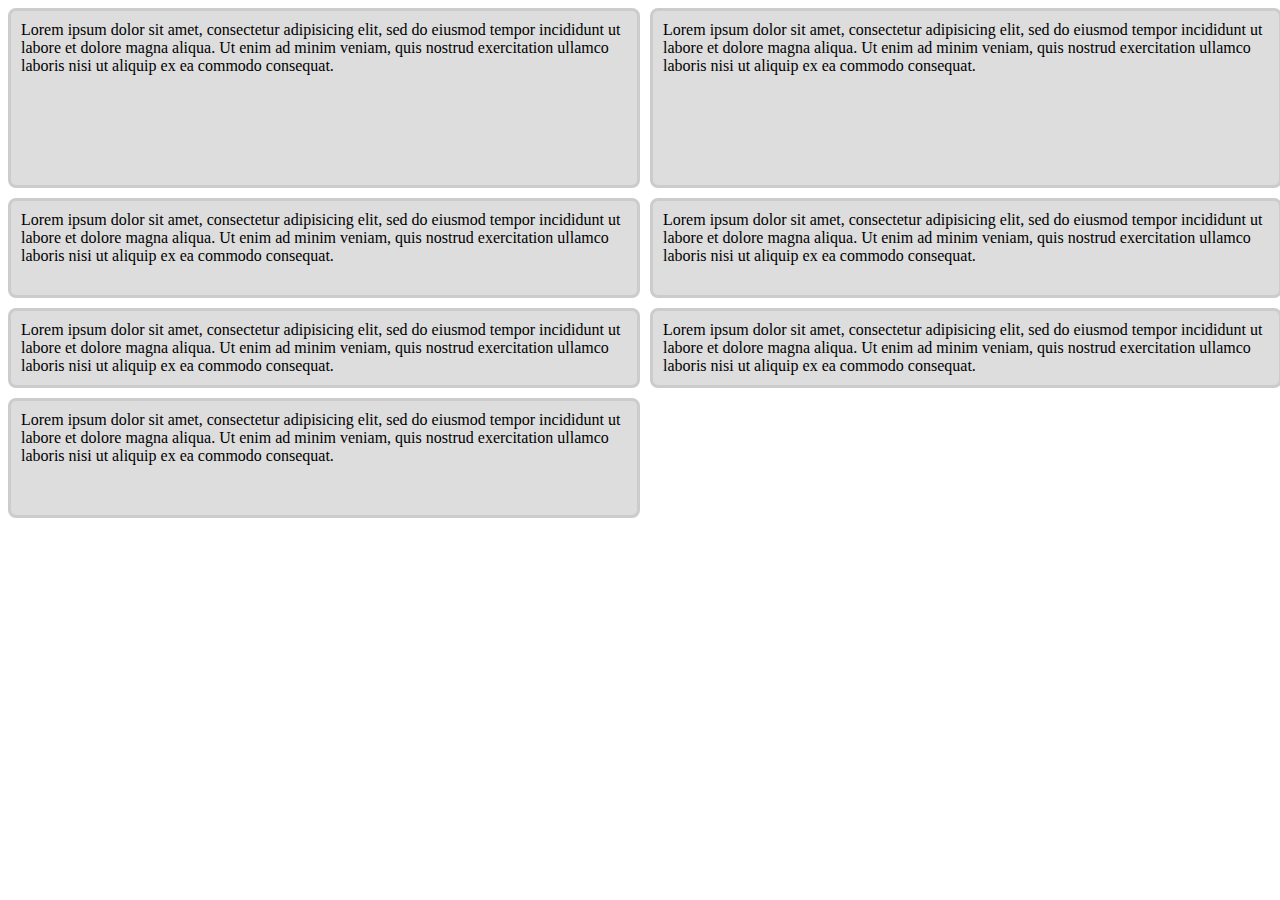
<file: grid.html>
<!DOCTYPE html>
<html lang="ja" dir="ltr">
  <head>
    <meta charset="utf-8">
    <title></title>
    <link rel="stylesheet" type="text/css" media="all" href="./grid/grid.css" />
  </head>
  <body>
    <div id="container">
      <div class="gridbox" id="itemA">Lorem ipsum dolor sit amet,
         consectetur adipisicing elit, sed do eiusmod tempor
         incididunt ut labore et dolore magna aliqua. Ut enim
          ad minim veniam, quis nostrud exercitation ullamco
          laboris nisi ut aliquip ex ea commodo consequat.
        </div>
      <div class="gridbox" id="itemB">Lorem ipsum dolor sit amet,
         consectetur adipisicing elit, sed do eiusmod tempor
         incididunt ut labore et dolore magna aliqua. Ut enim
          ad minim veniam, quis nostrud exercitation ullamco
          laboris nisi ut aliquip ex ea commodo consequat.
        </div>
      <div class="gridbox" id="itemC">Lorem ipsum dolor sit amet,
         consectetur adipisicing elit, sed do eiusmod tempor
         incididunt ut labore et dolore magna aliqua. Ut enim
          ad minim veniam, quis nostrud exercitation ullamco
          laboris nisi ut aliquip ex ea commodo consequat.
        </div>
      <div class="gridbox" id="itemD">Lorem ipsum dolor sit amet,
         consectetur adipisicing elit, sed do eiusmod tempor
         incididunt ut labore et dolore magna aliqua. Ut enim
          ad minim veniam, quis nostrud exercitation ullamco
          laboris nisi ut aliquip ex ea commodo consequat.
          </div>
      <div class="gridbox" id="itemE">Lorem ipsum dolor sit amet,
         consectetur adipisicing elit, sed do eiusmod tempor
         incididunt ut labore et dolore magna aliqua. Ut enim
          ad minim veniam, quis nostrud exercitation ullamco
          laboris nisi ut aliquip ex ea commodo consequat.
         </div>
      <div class="gridbox" id="itemF">Lorem ipsum dolor sit amet,
         consectetur adipisicing elit, sed do eiusmod tempor
         incididunt ut labore et dolore magna aliqua. Ut enim
          ad minim veniam, quis nostrud exercitation ullamco
          laboris nisi ut aliquip ex ea commodo consequat.
       </div>
      <div class="gridbox" id="itemG">Lorem ipsum dolor sit amet,
         consectetur adipisicing elit, sed do eiusmod tempor
         incididunt ut labore et dolore magna aliqua. Ut enim
          ad minim veniam, quis nostrud exercitation ullamco
          laboris nisi ut aliquip ex ea commodo consequat.
         </div>

    </div>
  </body>
</html>
</file>
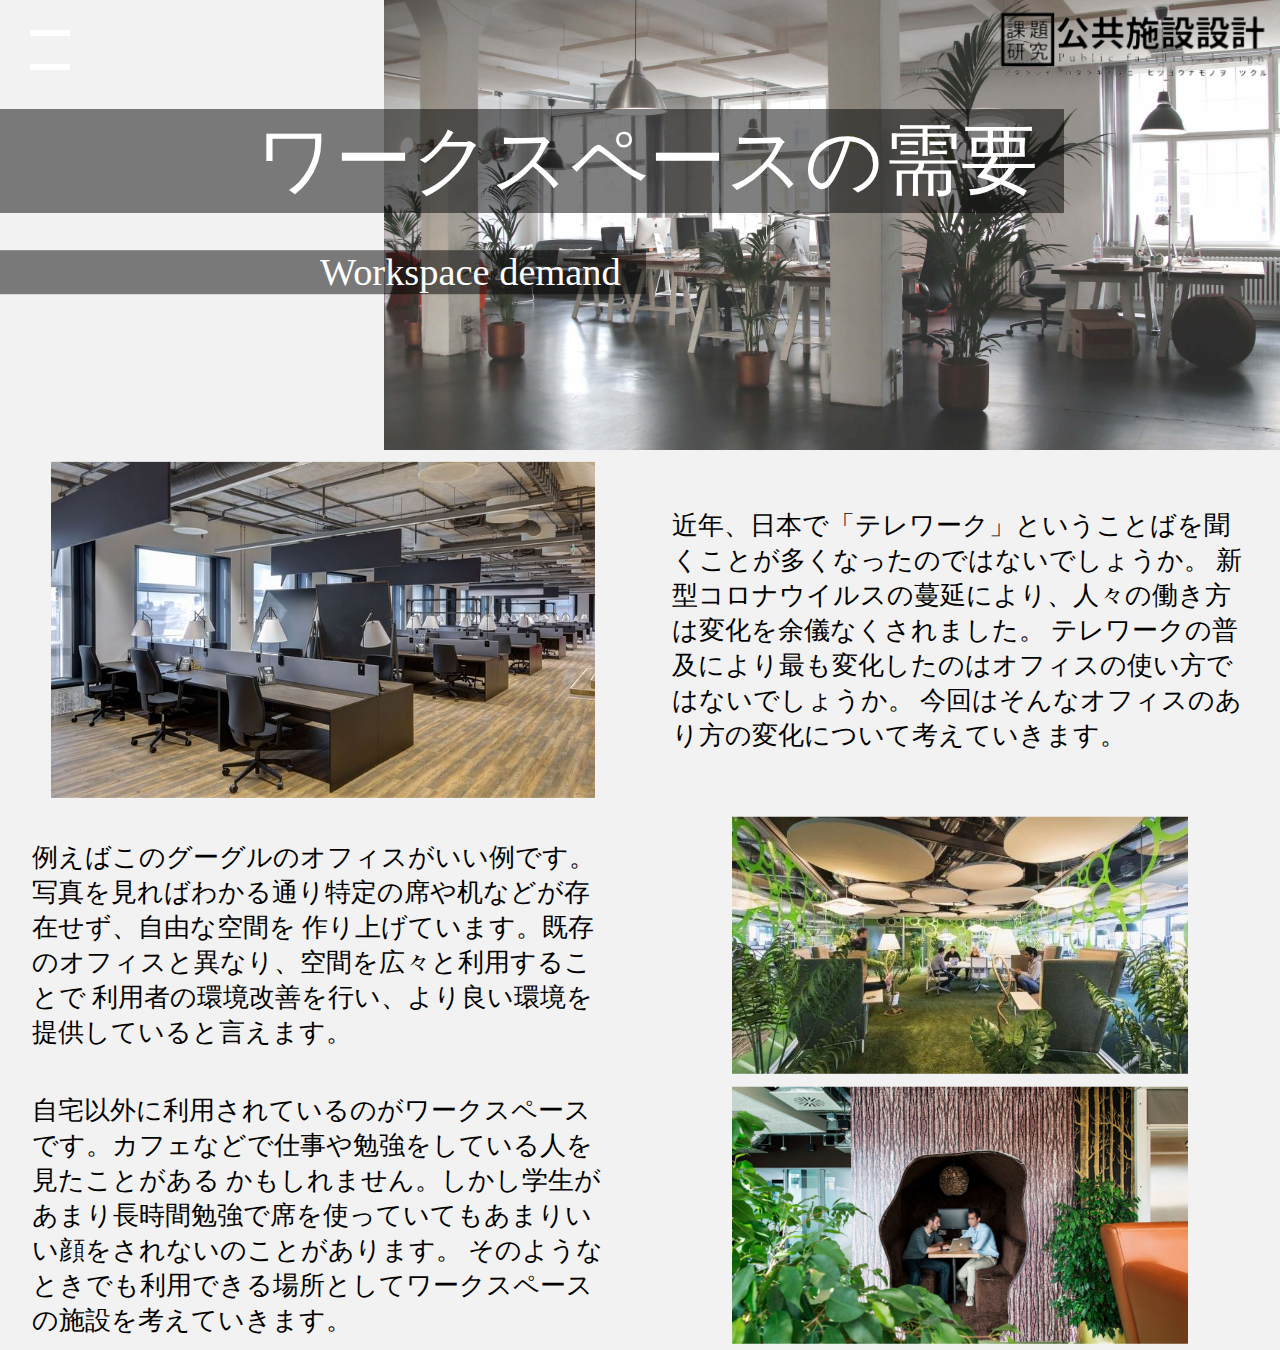
<file: reiaut.html>
<!DOCTYPE html>
<html>

<head>
  <meta charset="utf-8">
  <meta name="viewport" content="width=device-width, initial-scale=1.0, maximum-scale=1.0, minimum-scale=1.0">
  <link rel="stylesheet" type="text/css" media="all" href="./css/reiaut.css" />

  <link rel="stylesheet" type='text/css' media='all' href="./css/menu.css" />
  <link
    href="https://fonts.googleapis.com/css?family=Roboto:100,100i,300,300i,400,400i,700,700i%7CMaitree:200,300,400,600,700&subset=latin-ext"
    rel="stylesheet" />
  <link rel="shortcut icon" sizes="16x16" href="images/favicons/favicon.png">
  <script src="https://code.jquery.com/jquery-3.5.1.js" integrity="sha256-QWo7LDvxbWT2tbbQ97B53yJnYU3WhH/C8ycbRAkjPDc="
    crossorigin="anonymous"></script>
  <title></title>
</head>

<body>
  <header>
    <div class="hamburger-menu">
      <div class="hamburger-menu-line line-top"></div>
      <div class="hamburger-menu-line line-bottom"></div>

      <div class="menu-background"></div>

      <div class="content">
        <ul>
          <li><a href="index.html">はじめに</a></li>
          <li><a href="reiaut.html">オフィスレイアウト</a></li>
          <li><a href="">考察</a></li>
        </ul>
      </div>
    </div>
    <div class="logo"><img src="images/無題.png" alt=""></div>
  </header>

  <div id="container">
    <div class="gridbox" id="itemA"><img src="images/36770570753e8d20026a999f34835ad1.jpg" alt="">
    <div class="main">ワークスペースの需要</div><div class="sub">Workspace demand</div></div>
    <div class="gridbox" id="itemB"><img src="images/8360-00001-1.jpg" alt=""></div>
    <div class="gridbox" id="itemC"><p>近年、日本で「テレワーク」ということばを聞くことが多くなったのではないでしょうか。
      新型コロナウイルスの蔓延により、人々の働き方は変化を余儀なくされました。
      テレワークの普及により最も変化したのはオフィスの使い方ではないでしょうか。
      今回はそんなオフィスのあり方の変化について考えていきます。
  </p></div>
    <div class="gridbox" id="itemD"><p>
      例えばこのグーグルのオフィスがいい例です。写真を見ればわかる通り特定の席や机などが存在せず、自由な空間を
      作り上げています。既存のオフィスと異なり、空間を広々と利用することで
      利用者の環境改善を行い、より良い環境を提供していると言えます。
  </p></div>
    <div class="gridbox" id="itemE"><img src="images/4a.jpg" alt=""></div>
    <div class="gridbox" id="itemF"><p>
      自宅以外に利用されているのがワークスペースです。カフェなどで仕事や勉強をしている人を見たことがある
      かもしれません。しかし学生があまり長時間勉強で席を使っていてもあまりいい顔をされないのことがあります。
      そのようなときでも利用できる場所としてワークスペースの施設を考えていきます。
  </p></div>
  <div class="gridbox" id="itemG"><img src="images/5a.png" alt=""></div>

  </div>
  <!--<div class="box" id="gridA"><img src="images/36770570753e8d20026a999f34835ad1.jpg" width="100%" height="100%" alt=""></div>
  <div class="box" id="gridB"><img src="images/0e150bb7e9dddd8228ecd1ae6cfc4808.jpg" width="100%" height = "100%"alt=""></div>
  <div class="box" id="gridC"><h3>Lorem ipsum dolor sit amet consectetur adipisicing elit. Blanditiis nam aut sapiente veniam animi dolore ipsum! Amet, voluptate praesentium maxime sint a possimus. Quod iure error explicabo veniam dicta ex!</h3></div>
  <div class="box" id="gridD"><h3>Lorem ipsum dolor sit amet consectetur adipisicing elit. Odio, vel optio! Dicta, cum! Est quod repudiandae, nemo tempore et explicabo, aspernatur commodi incidunt provident reiciendis, possimus quasi quia delectus. Molestias!</h3></div>
  <div class="box" id="gridE"><img src="images/c9f34fa292e02df190f1e13b38ce5959.jpg" width="100%" height = "100%"alt=""></div>
  <div class="box" id="gridF"><img src="images/e5050ab175d338617b01f44781a71d45.jpg" width="100%"height = "100%"alt=""></div>
  <div class="box" id="gridG"><h4>Next / 公共施設設計</h4></div>
  <div class="box" id="gridH"><h5>新しい働き方の形を</h5></div>
  <div class="box" id="gridI"><h6>A  NEW  WAY  OF  WORKING</h6></div>-->
  <script src="./js/menu.js"></script>
</body>

</html>
</file>
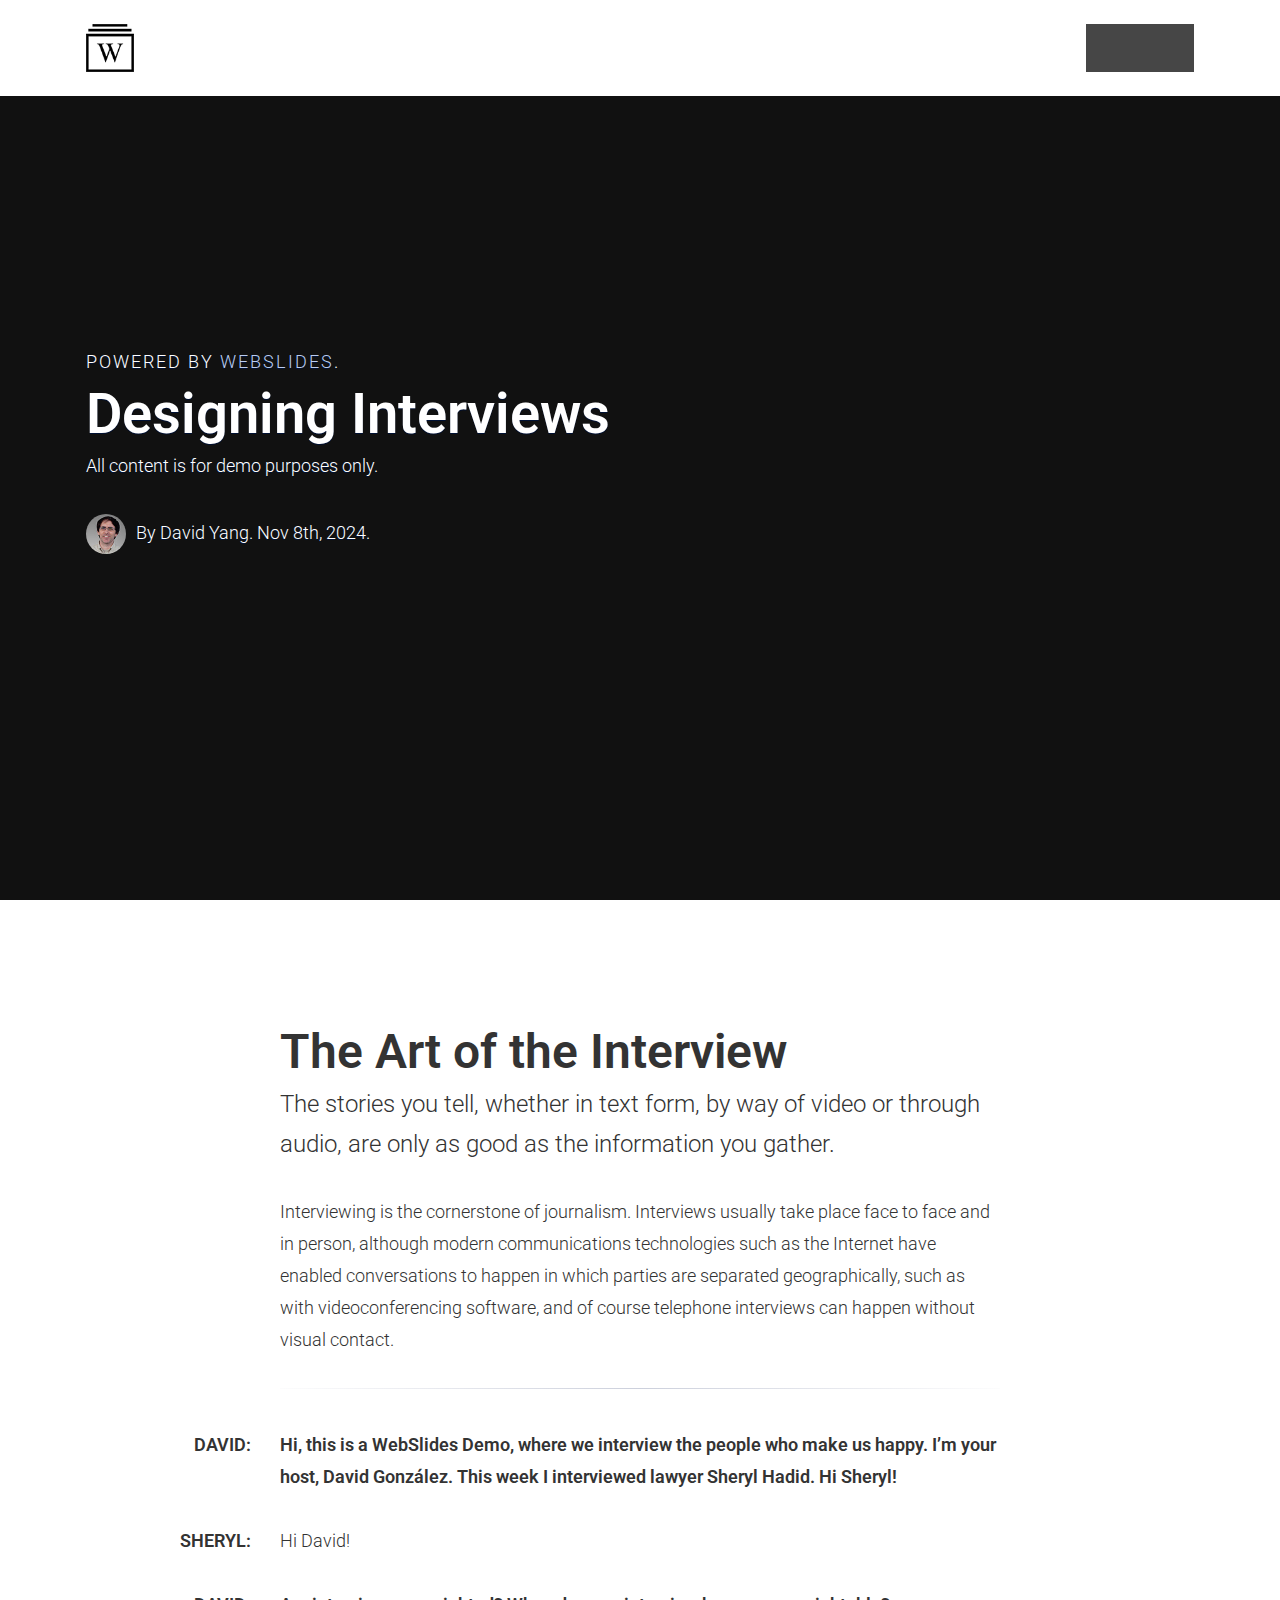
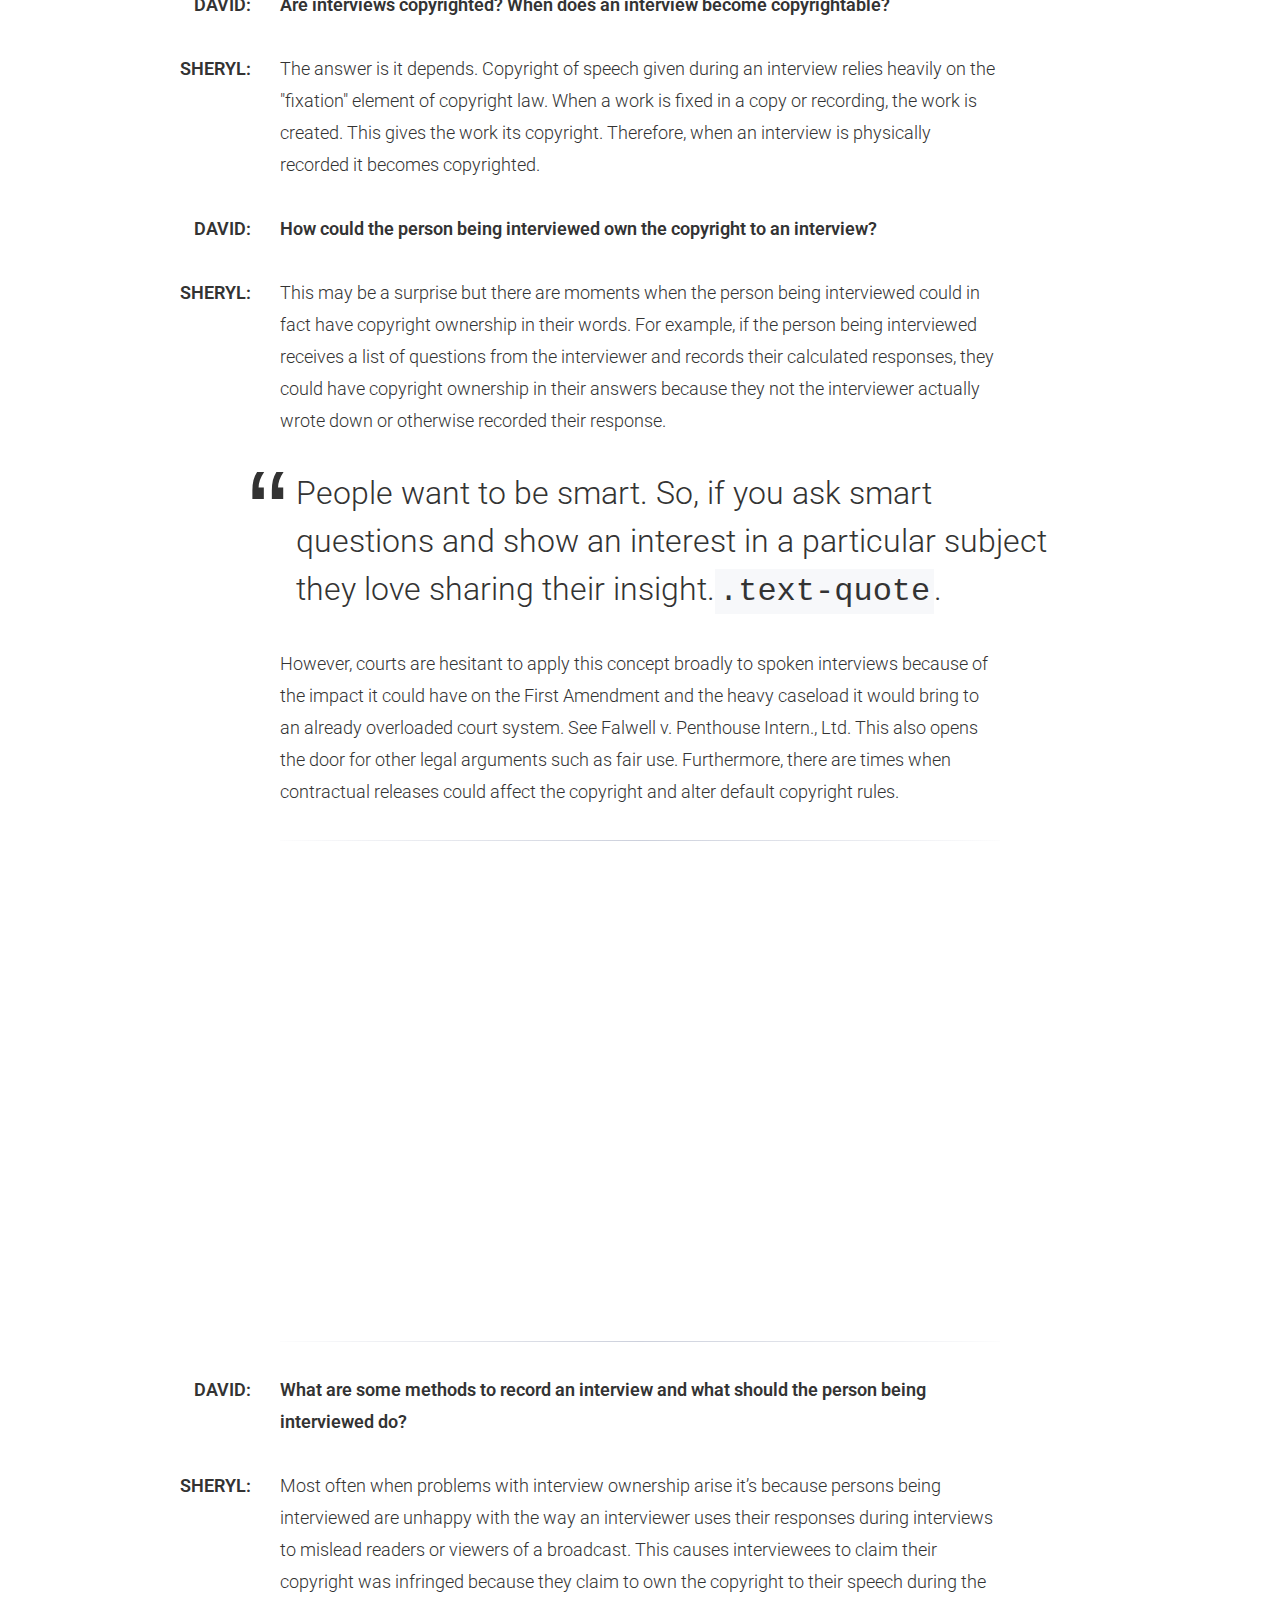
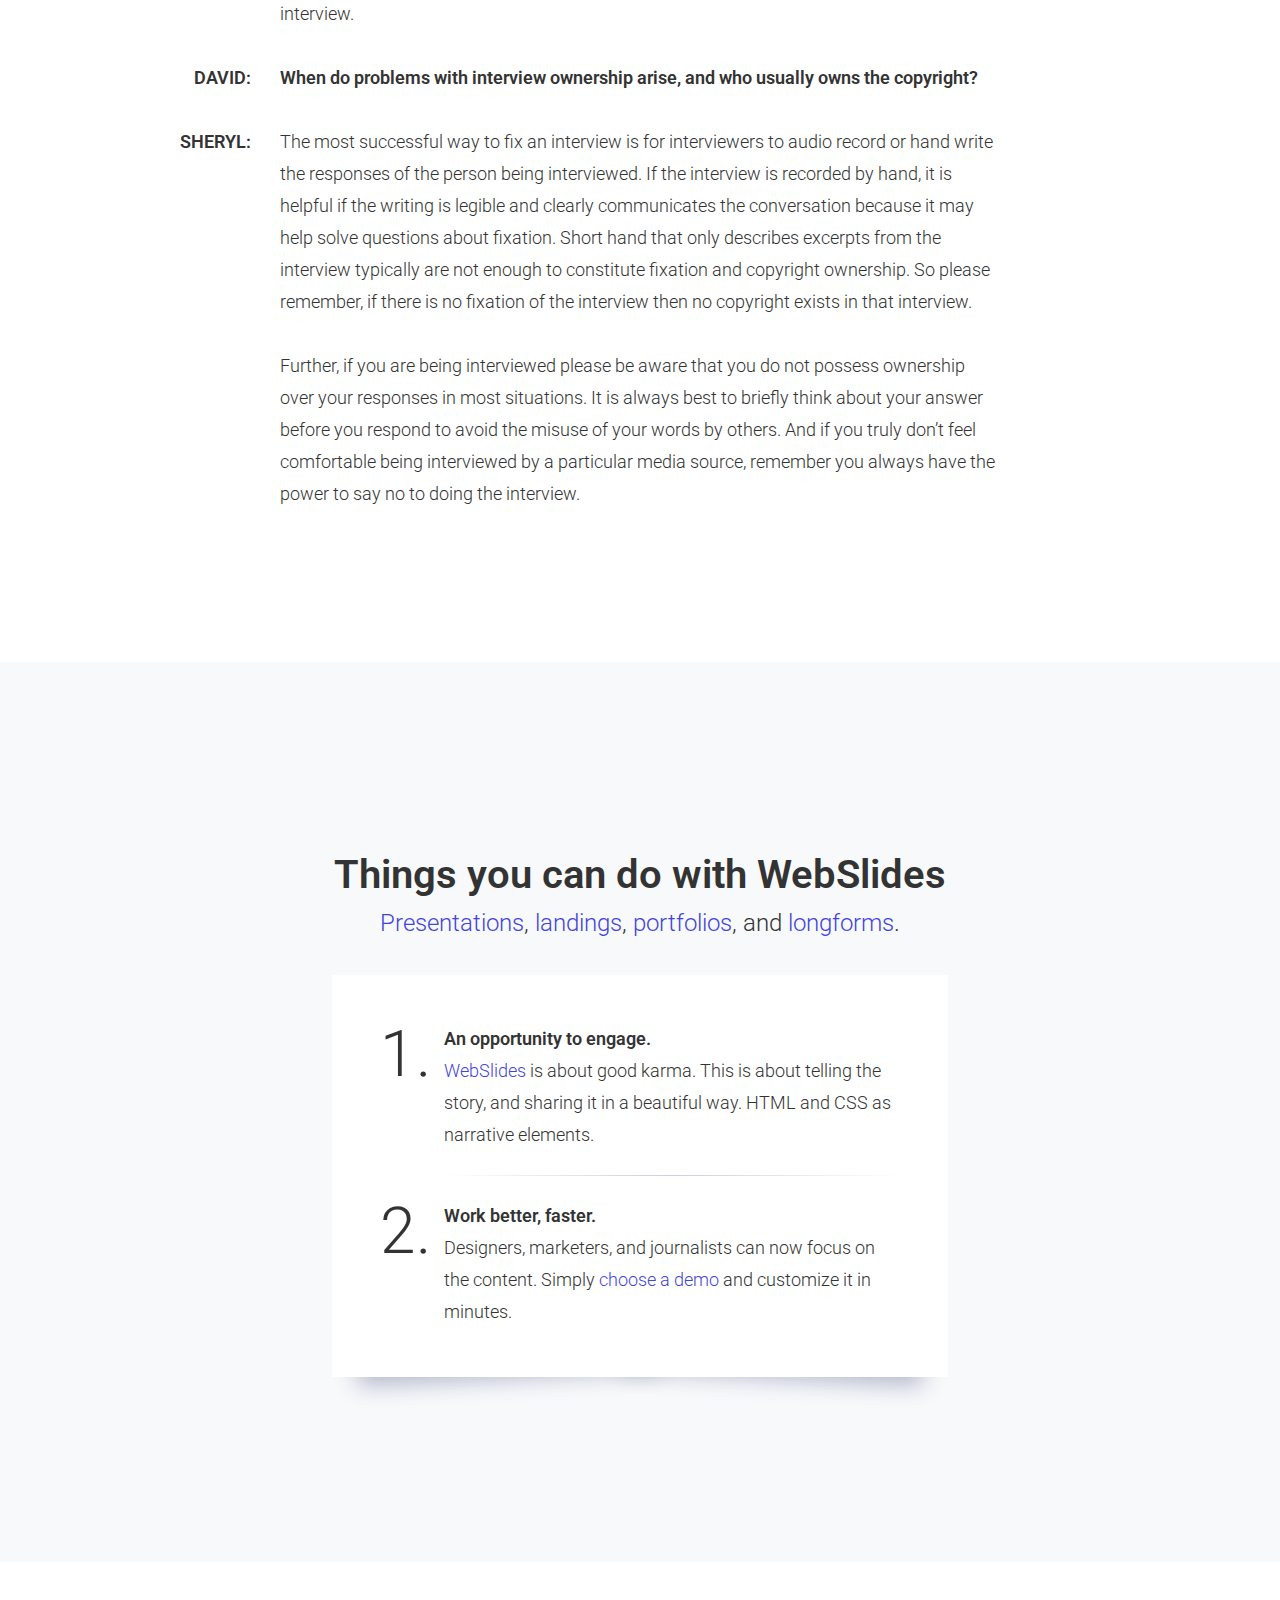
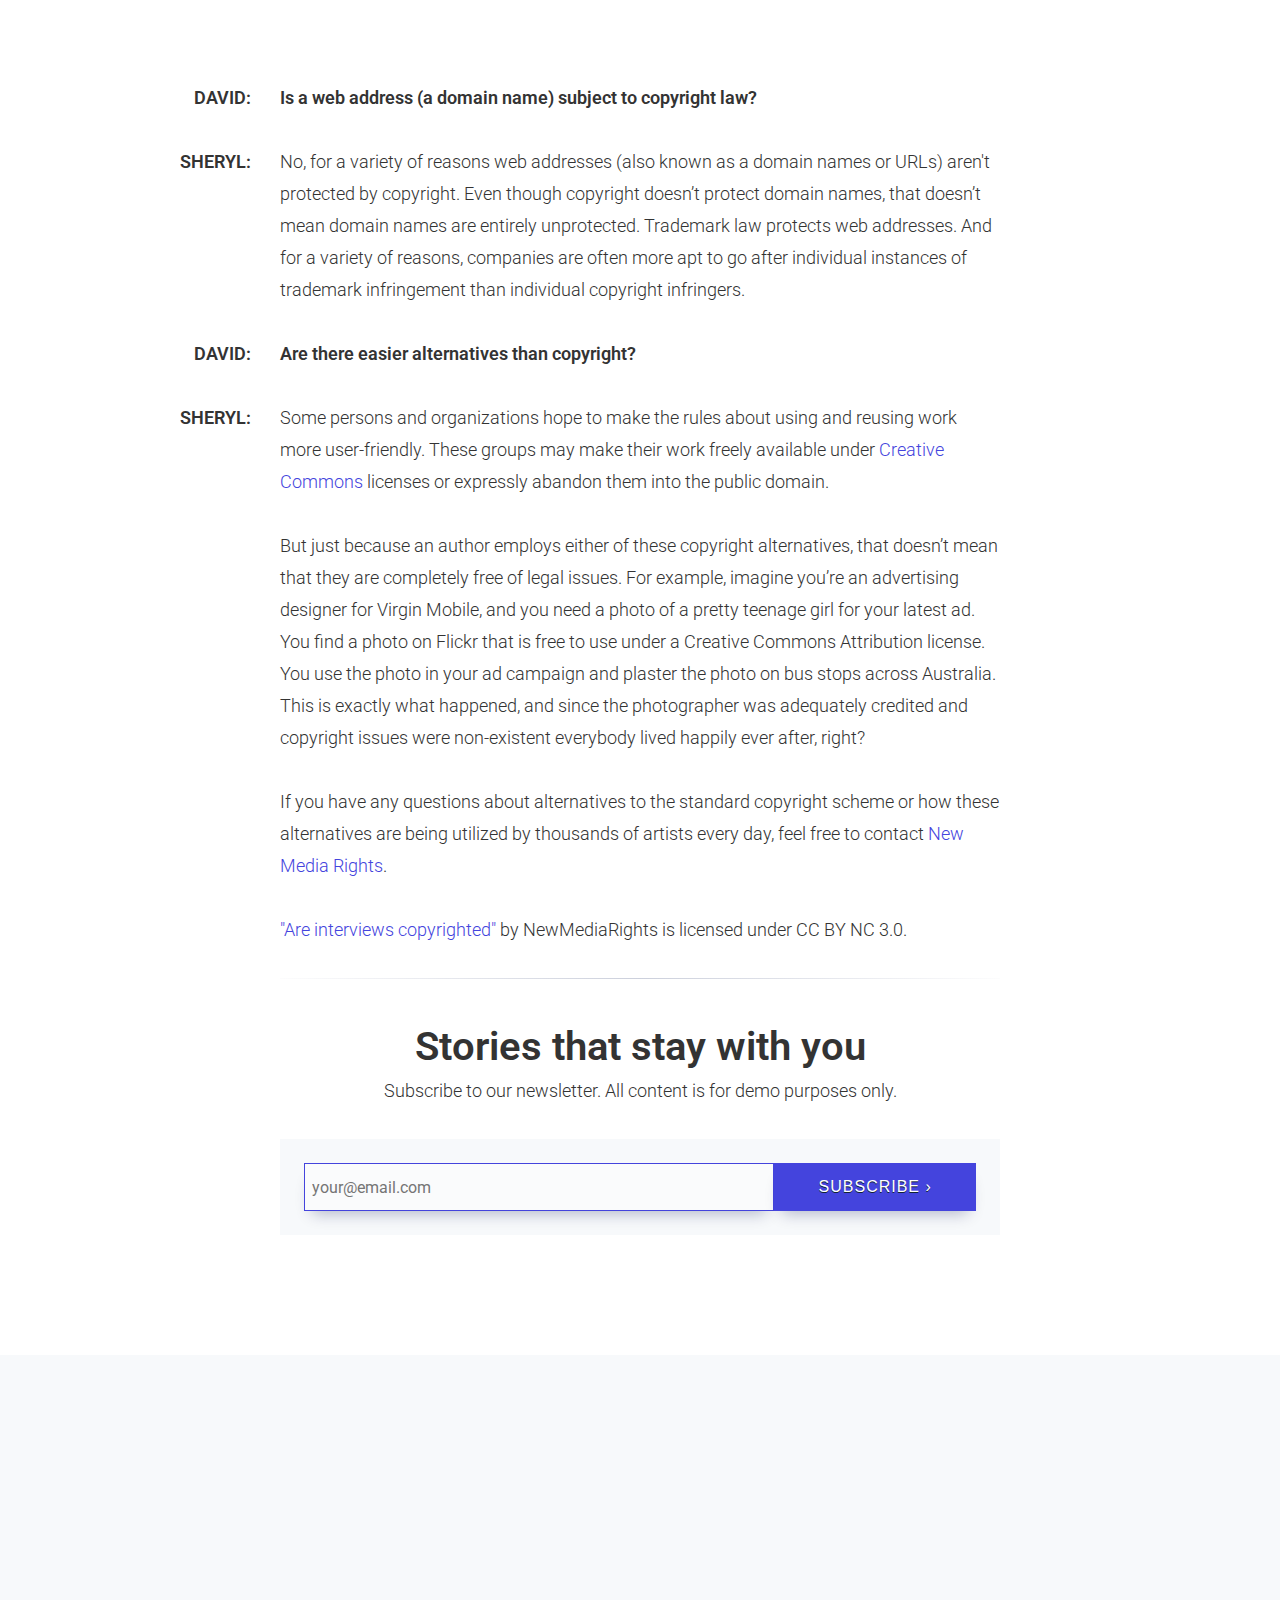
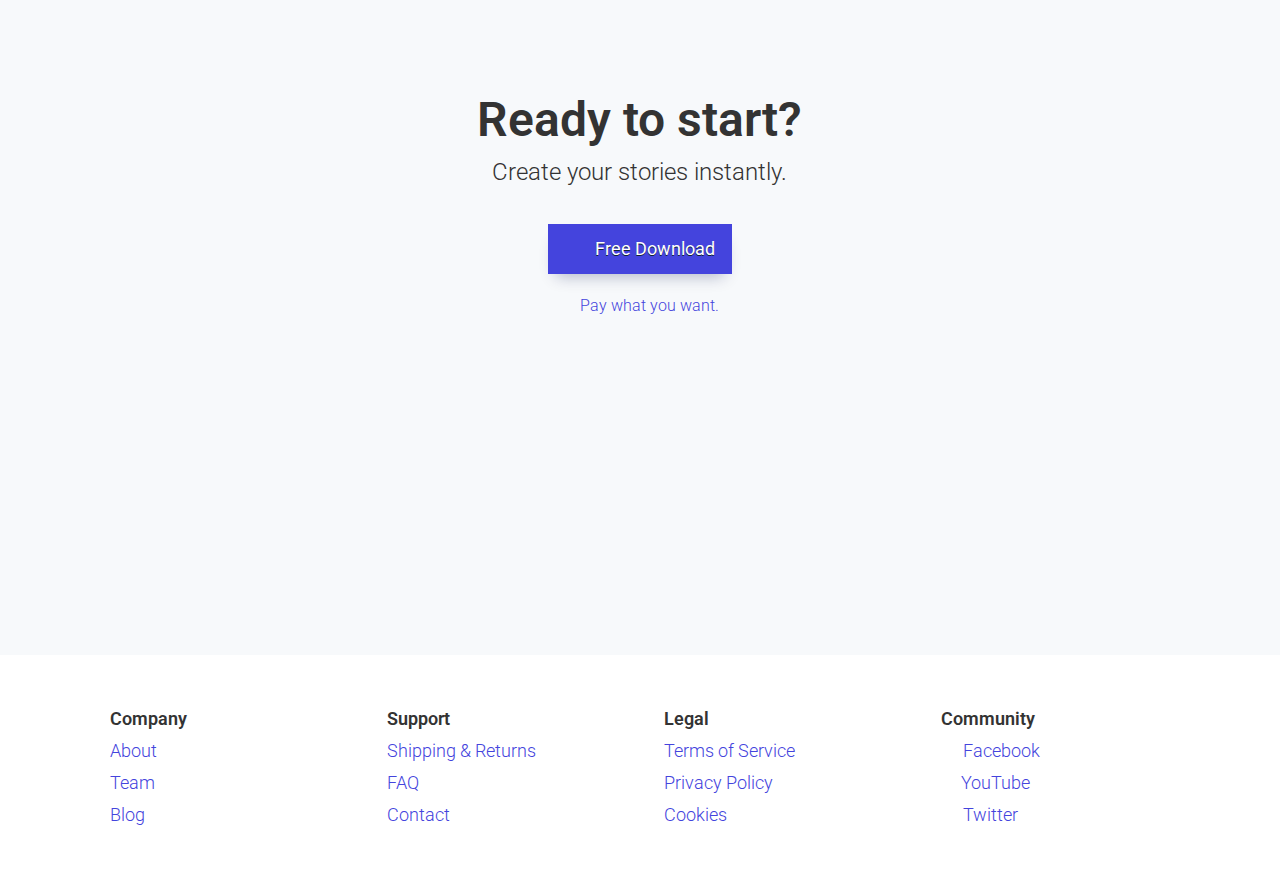
<file: webslides-latest/demos/interviews.html>
<!doctype html>
<html lang="en" prefix="og: http://ogp.me/ns#">
  <head>
    <meta charset="utf-8">
    <meta name="viewport" content="width=device-width, initial-scale=1">

    <!-- CLEAN MARKUP = GOOD KARMA.
      Hi source code lover,

      you're a curious person and a fast learner ;)
      Let's make something beautiful together. Contribute on Github:
      https://github.com/webslides/webslides

      Thanks!
    -->

    <!-- SEO -->
    <title>WebSlides Demo: Longform Interviews</title>
    <meta name="description" content="WebSlides is about telling stories. Create longform interviews with ease.">

    <!-- URL CANONICAL -->
    <!-- <link rel="canonical" href="http://your-url.com/permalink"> -->

    <!-- Google Fonts -->
    <link href="https://fonts.googleapis.com/css?family=Roboto:100,100i,300,300i,400,400i,700,700i%7CMaitree:200,300,400,600,700&amp;subset=latin-ext" rel="stylesheet">

    <!-- CSS Base -->
    <link rel="stylesheet" type='text/css' media='all' href="../static/css/webslides.css">

    <!-- Optional - CSS SVG Icons (Font Awesome) -->
    <link rel="stylesheet" type="text/css" media="all" href="../static/css/svg-icons.css">

    <!-- SOCIAL CARDS (ADD YOUR INFO) -->

    <!-- FACEBOOK -->
    <meta property="og:url" content="http://your-url.com/permalink">

    <!-- EDIT -->
    <meta property="og:type" content="article">
    <meta property="og:title" content="WebSlides Demo: Longform Interviews" />

    <!-- EDIT -->
    <meta property="og:description" content="Create longform interviews with ease. Just the essentials.">

    <!-- EDIT -->
    <meta property="og:updated_time" content="2017-03-28T12:17:24">

    <!-- EDIT -->
    <meta property="og:image" content="../static/images/share-webslides.jpg" >

    <!-- EDIT -->
    <meta property="og:image:width" content="800">
    <meta property="og:image:height" content="429">

    <!-- TWITTER -->
    <meta name="twitter:card" content="summary_large_image">
    <meta name="twitter:site" content="@webslides">

    <!-- EDIT -->
    <meta name="twitter:creator" content="@jlantunez">

    <!-- EDIT -->
    <meta name="twitter:title" content="WebSlides Demo: Longform Interviews">

    <!-- EDIT -->
    <meta name="twitter:description" content="Create longform interviews with ease. Just the essentials.">

    <!-- EDIT -->
    <meta name="twitter:image" content="../static/images/share-webslides.jpg">

    <!-- EDIT -->

    <!-- FAVICONS -->
    <link rel="shortcut icon" sizes="16x16" href="../static/images/favicons/favicon.png">
    <link rel="shortcut icon" sizes="32x32" href="../static/images/favicons/favicon-32.png">
    <link rel="apple-touch-icon icon" sizes="76x76" href="../static/images/favicons/favicon-76.png">
    <link rel="apple-touch-icon icon" sizes="120x120" href="../static/images/favicons/favicon-120.png">
    <link rel="apple-touch-icon icon" sizes="152x152" href="../static/images/favicons/favicon-152.png">
    <link rel="apple-touch-icon icon" sizes="180x180" href="../static/images/favicons/favicon-180.png">
    <link rel="apple-touch-icon icon" sizes="192x192" href="../static/images/favicons/favicon-192.png">

    <!-- Android -->
    <meta name="mobile-web-app-capable" content="yes">
    <meta name="theme-color" content="#333333">

  </head>
  <body>
    <header role="banner">
      <nav role="navigation">
        <p class="logo"><a href="../index.html" title="WebSlides">WebSlides</a></p>
        <ul>
          <li class="github">
            <a rel="external" href="https://github.com/webslides/webslides" title="Github">
              <svg class="fa-github">
                <use xlink:href="#fa-github"></use>
              </svg>
              <em>WebSlides</em>
            </a>
          </li>
          <li class="twitter">
            <a rel="external" href="https://twitter.com/webslides" title="Twitter">
              <svg class="fa-twitter">
                <use xlink:href="#fa-twitter"></use>
              </svg>
              <em>@WebSlides</em>
            </a>
          </li>
          <!--  <li class="dribbble"><a rel="external" href="http://dribbble.com/webslides" title="Dribbble"><svg class="fa-dribbble"><use xlink:href="#fa-dribbble"></use></svg> <em>webslides</em></a></li> -->
        </ul>
      </nav>
    </header>

    <main role="main">
      <article>

        <section class="bg-black">
          <!-- Overlay/Opacity: [class*="bg-"] > .background.dark or .light -->
          <span class="background" style="background-image:url('https://source.unsplash.com/E695OZJiju4/1600x800')"></span>
          <!--.wrap = container width: 90% -->
          <div class="wrap">
            <p class="text-subtitle">Powered by <a href="https://webslides.tv">WebSlides</a>.</p>
            <h1>
              <strong>Designing Interviews</strong>
            </h1>
            <p>All content is for demo purposes only.</p>
            <p><img class="avatar-40" src="../static/images/avatar.jpg" alt="Avatar David Yang"> By David Yang. Nov 8th, 2024.</p>
          </div>
          <!-- .end .wrap -->
        </section>
        <section class="bg-white">
          <!--.wrap.longform (width:72rem=720px) = Better reading experience (90-95 characters per line) -->
          <div class="wrap longform">
            <h2><strong>The Art of the Interview</strong></h2>
            <p class="text-intro">The stories you tell, whether in text form, by way of video or through audio, are only as good as the information you gather.</p>
            <p>Interviewing is the cornerstone of journalism. Interviews usually take place face to face and in person, although modern communications technologies such as the Internet have enabled conversations to happen in which parties are separated geographically, such as with videoconferencing software, and of course telephone interviews can happen without visual contact.</p>
            <hr>
            <dl class="text-interview">
              <dt>David:</dt>
              <dd>
                <p><strong>Hi, this is a WebSlides Demo, where we interview the people who make us happy. I’m your host, David González. This week I interviewed lawyer Sheryl Hadid. Hi Sheryl!</strong></p>
              </dd>
              <dt>Sheryl:</dt>
              <dd>
                <p>Hi David!</p>
              </dd>
              <dt>David:</dt>
              <dd>
                <p><strong>Are interviews copyrighted? When does an interview become copyrightable?</strong></p>
              </dd>
              <dt>Sheryl:</dt>
              <dd>
                <p>The answer is it depends. Copyright of speech given during an interview relies heavily on the "fixation" element of copyright law. When a work is fixed in a copy or recording, the work is created. This gives the work its copyright. Therefore, when an interview is physically recorded it becomes copyrighted.</p>
              </dd>
              <dt>David:</dt>
              <dd>
                <p><strong>How could the person being interviewed own the copyright to an interview?</strong></p>
              </dd>
              <dt>Sheryl:</dt>
              <dd>
                <p>This may be a surprise but there are moments when the person being interviewed could in fact have copyright ownership in their words. For example, if the person being interviewed receives a list of questions from the interviewer and records their calculated responses, they could have copyright ownership in their answers because they not the interviewer actually wrote down or otherwise recorded their response.</p>
              </dd>
              <dd>
                <blockquote class="text-quote">
                  <p>People want to be smart. So, if you ask smart questions and show an interest in a particular subject they love sharing their insight.<code>.text-quote</code>.</p>
                </blockquote>
              </dd>
              <dd>
                <p>However, courts are hesitant to apply this concept broadly to spoken interviews because of the impact it could have on the First Amendment and the heavy caseload it would bring to an already overloaded court system. See Falwell v. Penthouse Intern., Ltd.  This also opens the door for other legal arguments such as fair use. Furthermore, there are times when contractual releases could affect the copyright and alter default copyright rules. </p>
              </dd>
            </dl>
            <hr>
            <div class="text-pull embed">
              <iframe width="800" height="450" src="https://www.youtube.com/embed/7xYZ3rMT8_A?rel=0&amp;controls=0" allowfullscreen></iframe>
            </div>
            <!--.text-pull.embed (responsive video) -->
            <hr>
            <dl class="text-interview">
              <dt>David:</dt>
              <dd>
                <p><strong>What are some methods to record an interview and what should the person being interviewed do?</strong></p>
              </dd>
              <dt>Sheryl:</dt>
              <dd>
                <p>Most often when problems with interview ownership arise it’s because persons being interviewed are unhappy with the way an interviewer uses their responses during interviews to mislead readers or viewers of a broadcast. This causes interviewees to claim their copyright was infringed because they claim to own the copyright to their speech during the interview.</p>
              </dd>
              <dt>David:</dt>
              <dd>
                <p><strong>When do problems with interview ownership arise, and who usually owns the copyright?</strong></p>
              </dd>
              <dt>Sheryl:</dt>
              <dd>
                <p>The most successful way to fix an interview is for interviewers to audio record or hand write the responses of the person being interviewed. If the interview is recorded by hand, it is helpful if the writing is legible and clearly communicates the conversation because it may help solve questions about fixation.  Short hand that only describes excerpts from the interview typically are not enough to constitute fixation and copyright ownership. So please remember, if there is no fixation of the interview then no copyright exists in that interview.</p>
              </dd>
              <dd>
                <p>Further, if you are being interviewed please be aware that you do not possess ownership over your responses in most situations. It is always best to briefly think about your answer before you respond to avoid the misuse of your words by others.  And if you truly don’t feel comfortable being interviewed by a particular media source, remember you always have the power to say no to doing the interview.</p>
              </dd>
            </dl>
          </div>
        </section>
        <section>
          <!--.wrap = container width: 90% -->
          <div class="wrap size-50 aligncenter">
            <h3><strong>Things you can do with WebSlides</strong></h3>
            <p class="text-intro"><a href="/demos/why-webslides" title="Why WebSlides?">Presentations</a>, <a href="/demos/landings" title="Landings">landings</a>, <a href="/demos/portfolios" title="Portfolios">portfolios</a>, and <a href="/demos/longforms" title="Longforms">longforms</a>.</p>
            <div class="bg-white shadow">
              <ul class="flexblock reasons">
                <li>
                  <h2>An opportunity to engage.</h2>
                  <p><a href="https://webslides.tv" title="WebSlides">WebSlides</a> is about good karma. This is about telling the story, and sharing it in a beautiful way. HTML and CSS as narrative elements.</p>
                </li>
                <li>
                  <h2>Work better, faster.</h2>
                  <p>Designers, marketers, and journalists can now focus on the content. Simply <a href="https://webslides.tv/demos" title="WebSlides Demos">choose a demo</a> and customize it in minutes.</p>
                </li>
              </ul>
            </div>
            <!-- .end .bg-white shadow -->
          </div>
          <!-- .end .wrap -->
        </section>
        <section class="bg-white">
          <!--.wrap = container width: 90% -->
          <div class="wrap longform">
            <dl class="text-interview">
              <dt>David:</dt>
              <dd>
                <p><strong>Is a web address (a domain name) subject to copyright law?</strong></p>
              </dd>
              <dt>Sheryl:</dt>
              <dd>
                <p>No, for a variety of reasons web addresses (also known as a domain names or URLs) aren't protected by copyright. Even though copyright doesn’t protect domain names, that doesn’t mean domain names are entirely unprotected. Trademark law protects web addresses. And for a variety of reasons, companies are often more apt to go after individual instances of trademark infringement than individual copyright infringers. </p>
              </dd>
              <dt>David:</dt>
              <dd>
                <p><strong>Are there easier alternatives than copyright?</strong></p>
              </dd>
              <dt>Sheryl:</dt>
              <dd>
                <p>Some persons and organizations hope to make the rules about using and reusing work more user-friendly. These groups may make their work freely available under <a href="https://creativecommons.org/">Creative Commons</a> licenses or expressly abandon them into the public domain. </p>
              </dd>
              <dd>
                <p>But just because an author employs either of these copyright alternatives, that doesn’t mean that they are completely free of legal issues. For example, imagine you’re an advertising designer for Virgin Mobile, and you need a photo of a pretty teenage girl for your latest ad. You find a photo on Flickr that is free to use under a Creative Commons Attribution license. You use the photo in your ad campaign and plaster the photo on bus stops across Australia. This is exactly what happened, and since the photographer was adequately credited and copyright issues were non-existent everybody lived happily ever after, right?</p>
              </dd>
              <dd>
                <p>If you have any questions about alternatives to the standard copyright scheme or how these alternatives are being utilized by thousands of artists every day, feel free to contact <a href="https://www.newmediarights.org/about_us/contact_us">New Media Rights</a>.</p>
              </dd>
            </dl>
            <p><a href="http://www.newmediarights.org/are_interviews_copyrighted" target="_blank">"Are interviews copyrighted"</a> by NewMediaRights is licensed under CC BY NC 3.0.</p>
            <hr>
            <h3 class="aligncenter"><strong>Stories that stay with you</strong></h3>
            <p class="aligncenter">Subscribe to our newsletter. All content is for demo purposes only.</p>
            <form action="/" class="bg-light user" method="post">
              <input type="email" name="email" tabindex="1" autocomplete="off" placeholder="your@email.com" required>
              <button type="submit" tabindex="2" title="Subscribe">Subscribe &rsaquo;</button>
            </form>
          </div>
          <!-- .end .wrap -->
        </section>
        <section>
          <!-- .wrap = container width: 90% -->
          <div class="wrap aligncenter">
            <h2><strong>Ready to start?</strong> </h2>
            <p class="text-intro">Create your stories instantly.</p>
            <p>
              <a href="https://webslides.tv/webslides-latest.zip" class="button" title="Download WebSlides">
                <svg class="fa-cloud-download">
                  <use xlink:href="#fa-cloud-download"></use>
                </svg>
                Free Download
              </a>
              <span class="try">
                <a href="https://www.paypal.me/jlantunez/8" title="Thanks :)">
                  <svg class="fa-paypal">
                    <use xlink:href="#fa-paypal"></use>
                  </svg>
                  Pay what you want.
                </a>
              </span>
            </p>
          </div>
          <!-- .end .wrap -->
        </section>

      </article>
    </main>
    <!--main-->

    <footer role="contentinfo">
      <div class="wrap">
        <div class="grid">
          <div class="column">
            <h3>Company</h3>
            <ul>
              <li><a href="#">About</a></li>
              <li><a href="#">Team</a></li>
              <li><a href="#">Blog</a></li>
            </ul>
          </div>
          <!-- .end .column -->
          <div class="column">
            <h3>Support</h3>
            <ul>
              <li><a href="#">Shipping &amp; Returns</a></li>
              <li><a href="#">FAQ</a></li>
              <li><a href="#">Contact</a></li>
            </ul>
          </div>
          <!-- .end .column -->
          <div class="column">
            <h3>Legal</h3>
            <ul>
              <li><a href="#">Terms of Service</a></li>
              <li><a href="#">Privacy Policy</a></li>
              <li><a href="#">Cookies</a></li>
            </ul>
          </div>
          <!-- .end .column -->
          <div class="column">
            <h3>Community</h3>
            <ul>
              <li>
                <a href="#">
                  <svg class="fa-facebook">
                    <use xlink:href="#fa-facebook"></use>
                  </svg>
                  Facebook
                </a>
              </li>
              <li>
                <a href="#">
                  <svg class="fa-youtube">
                    <use xlink:href="#fa-youtube"></use>
                  </svg>
                  YouTube
                </a>
              </li>
              <li>
                <a href="#">
                  <svg class="fa-twitter">
                    <use xlink:href="#fa-twitter"></use>
                  </svg>
                  Twitter
                </a>
              </li>
            </ul>
          </div>
          <!-- .end .column -->
        </div>
        <!-- .end .grid -->
      </div>
      <!-- .end .wrap -->
    </footer>

    <!-- OPTIONAL - svg-icons.js (fontastic.me - Font Awesome as svg icons) -->
    <script defer src="../static/js/svg-icons.js"></script>

  </body>
</html>
</file>
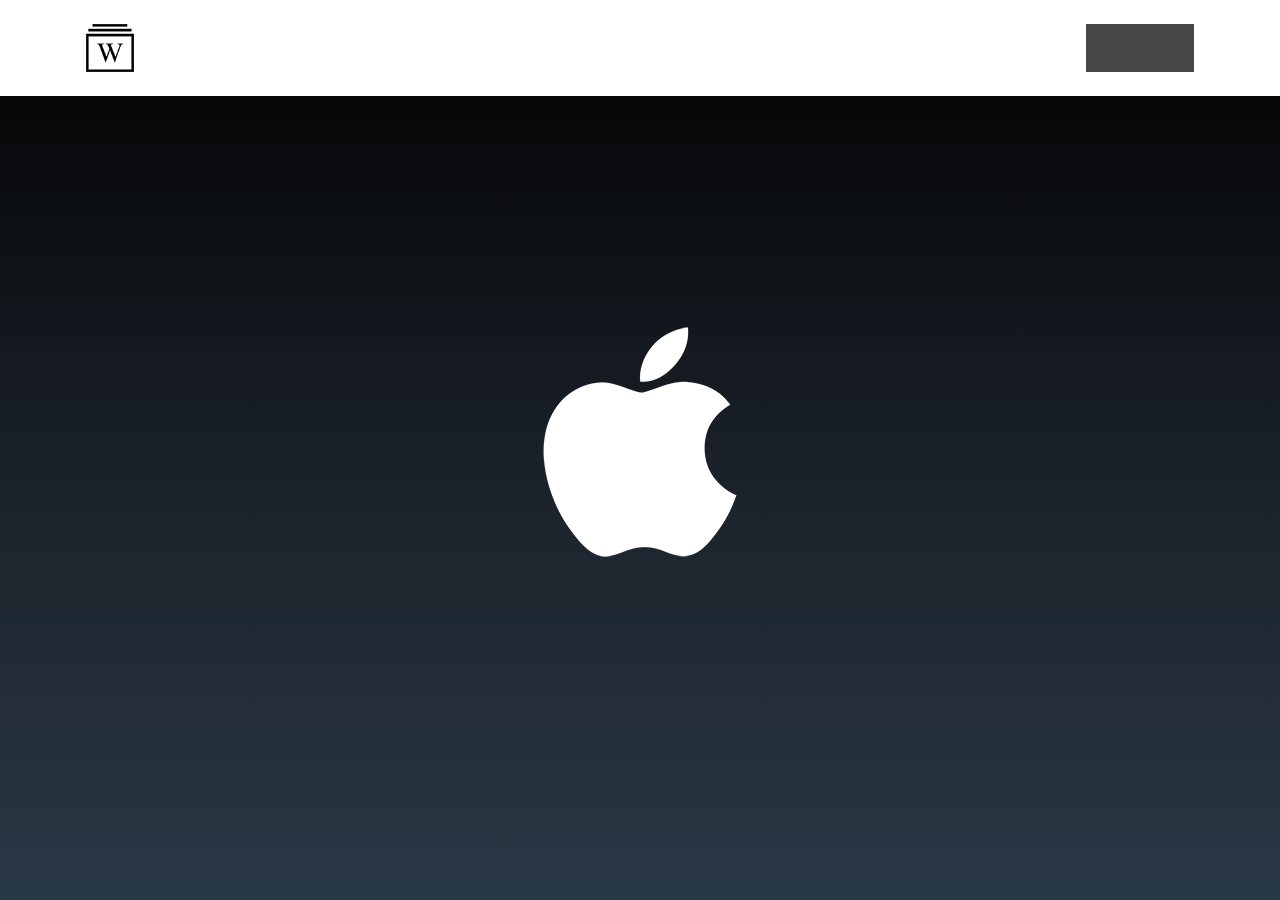
<file: webslides-latest/demos/keynote.html>
<!doctype html>
<html lang="en" prefix="og: http://ogp.me/ns#">
  <head>
    <meta charset="utf-8">
    <meta name="viewport" content="width=device-width, initial-scale=1">

    <!-- CLEAN MARKUP = GOOD KARMA.
      Hi source code lover,

      you're a curious person and a fast learner ;)
      Let's make something beautiful together. Contribute on Github:
      https://github.com/webslides/webslides

      Thanks!
    -->

    <!-- SEO -->
    <title>WebSlides Keynote: Make a Keynote presentation using HTML</title>
    <meta name="description" content="WebSlides is the easiest way to make HTML presentations. Just essential features, clean code, and lovely CSS.">

    <!-- URL CANONICAL -->
    <!-- <link rel="canonical" href="http://your-url.com/permalink"> -->

    <!-- Google Fonts -->
    <link href="https://fonts.googleapis.com/css?family=Roboto:100,100i,300,300i,400,400i,700,700i%7CMaitree:200,300,400,600,700&amp;subset=latin-ext" rel="stylesheet">

    <!-- CSS Base -->
    <link rel="stylesheet" type='text/css' media='all' href="../static/css/webslides.css">

    <!-- Optional - CSS SVG Icons (Font Awesome) -->
    <link rel="stylesheet" type="text/css" media="all" href="../static/css/svg-icons.css">

    <!-- SOCIAL CARDS (ADD YOUR INFO) -->

    <!-- FACEBOOK -->
    <meta property="og:url" content="http://your-url.com/permalink"> <!-- EDIT -->
    <meta property="og:type" content="article">
    <meta property="og:title" content="Make a Keynote presentation using HTML"> <!-- EDIT -->
    <meta property="og:description" content="WebSlides is the easiest way to make HTML presentations. 120+ free slides ready to use."> <!-- EDIT -->
    <meta property="og:updated_time" content="2017-01-04T17:32:14"> <!-- EDIT -->
    <meta property="og:image" content="../static/images/share-webslides.jpg" > <!-- EDIT -->

    <!-- TWITTER -->
    <meta name="twitter:card" content="summary_large_image">
    <meta name="twitter:site" content="@webslides"> <!-- EDIT -->
    <meta name="twitter:creator" content="@jlantunez"> <!-- EDIT -->
    <meta name="twitter:title" content="Make a Keynote presentation using HTML"> <!-- EDIT -->
    <meta name="twitter:description" content="WebSlides is the easiest way to make HTML presentations. 120+ free slides ready to use."> <!-- EDIT -->
    <meta name="twitter:image" content="../static/images/share-webslides.jpg"> <!-- EDIT -->

    <!-- FAVICONS -->
    <link rel="shortcut icon" sizes="16x16" href="../static/images/favicons/favicon.png">
    <link rel="shortcut icon" sizes="32x32" href="../static/images/favicons/favicon-32.png">
    <link rel="apple-touch-icon icon" sizes="76x76" href="../static/images/favicons/favicon-76.png">
    <link rel="apple-touch-icon icon" sizes="120x120" href="../static/images/favicons/favicon-120.png">
    <link rel="apple-touch-icon icon" sizes="152x152" href="../static/images/favicons/favicon-152.png">
    <link rel="apple-touch-icon icon" sizes="180x180" href="../static/images/favicons/favicon-180.png">
    <link rel="apple-touch-icon icon" sizes="192x192" href="../static/images/favicons/favicon-192.png">

    <!-- Android -->
    <meta name="mobile-web-app-capable" content="yes">
    <meta name="theme-color" content="#333333">
  </head>
  <body>
    <header role="banner">
      <nav role="navigation">
        <p class="logo"><a href="../index.html" title="WebSlides">WebSlides</a></p>
        <ul>
          <li class="github">
            <a rel="external" href="https://github.com/webslides/webslides" title="Github">
              <svg class="fa-github">
                <use xlink:href="#fa-github"></use>
              </svg>
              <em>WebSlides</em>
            </a>
          </li>
          <li class="twitter">
            <a rel="external" href="https://twitter.com/webslides" title="Twitter">
              <svg class="fa-twitter">
                <use xlink:href="#fa-twitter"></use>
              </svg>
              <em>@WebSlides</em>
            </a>
          </li>
          <!--  <li class="dribbble"><a rel="external" href="http://dribbble.com/webslides" title="Dribbble"><svg class="fa-dribbble"><use xlink:href="#fa-dribbble"></use></svg> <em>webslides</em></a></li> -->
        </ul>
      </nav>
    </header>

    <main role="main">
      <article id="webslides">

        <!-- Quick Guide
          - Each parent <section> in the <article id="webslides"> element is an individual slide.
          - Vertical sliding = <article id="webslides" class="vertical">
          - <div class="wrap"> = container 90% / <div class="wrap size-50"> = 45%;
        -->

        <section class="bg-apple aligncenter">
          <!--.wrap = container (width: 90%) -->
          <div class="wrap">
            <h1><img class="whitelogo" src="../static/images/logos/apple.svg" alt="Apple Logo"></h1>
          </div>
          <!-- .end .wrap -->
        </section>
        <section class="bg-apple">
          <!--.wrap = container (width: 90%) -->
          <div class="wrap size-50">
            <h1>Make a Keynote presentation using HTML</h1>
            <p class="text-intro">WebSlides is an open source framework for building HTML presentations, landings, and portfolios.</p>
            <p><code>.bg-apple</code></p>
          </div>
          <!-- .end .wrap -->
        </section>
        <section class="bg-apple aligncenter">
          <!--.wrap = container (width: 90%) -->
          <div class="wrap">
            <h2>HTML presentations can be easy</h2>
          </div>
          <!-- .end .wrap -->
        </section>
        <section class="bg-apple">
          <div class="wrap">
            <h2>Features</h2>
            <ul class="flexblock features">
              <li>
                <div>
                  <h2>
                    <span>&rarr;</span>
                    Simple Navigation
                  </h2>
                  with arrow keys and swipe.
                </div>
              </li>
              <li>
                <div>
                  <h2>
                    <svg class="fa-link">
                      <use xlink:href="#fa-link"></use>
                    </svg>
                    Permalinks
                  </h2>
                  Go to a specific slide.
                </div>
              </li>
              <li>
                <div>
                  <h2>
                    <svg class="fa-clock-o">
                      <use xlink:href="#fa-clock-o"></use>
                    </svg>
                    Slide Counter
                  </h2>
                  Current/Total number
                </div>
              </li>
              <li>
                <div>
                  <h2>
                    <span>40<sup>+</sup></span>
                    Beautiful Components
                  </h2>
                  Covers, cards, quotes...
                </div>
              </li>
              <li>
                <div>
                  <h2>
                    <svg class="fa-text-height">
                      <use xlink:href="#fa-text-height"></use>
                    </svg>
                    Vertical Rhythm
                  </h2>
                  Use multiples of 8.
                </div>
              </li>
              <li>
                <div>
                  <h2>
                    <span>500<sup>+</sup></span>
                    SVG Icons
                  </h2>
                  Font Awesome Kit.
                </div>
              </li>
            </ul>
          </div>
        </section>
        <section class="bg-apple">
          <div class="wrap">
            <div class="content-left">
              <h2>WebSlides was made to inspire people.</h2>
            </div>
            <!-- end .content-left -->
            <div class="content-left">
              <p>WebSlides is a wonderful way to showcase your company. All content is for demo purposes only. Images are property of their respective owners.</p>
            </div>
            <!-- end .content-left -->
            <ul class="flexblock">
              <li>
                <div>
                  <img class="whitelogo" src="../static/images/logos/google.svg" alt="Google">
                </div>
              </li>
              <li>
                <div>
                  <img class="whitelogo" src="../static/images/logos/netflix.svg" alt="Netflix">
                </div>
              </li>
              <li>
                <div>
                  <img class="whitelogo" src="../static/images/logos/microsoft.svg" alt="Microsoft">
                </div>
              </li>
            </ul>
          </div>
          <!-- .end .wrap -->
        </section>
        <section class="bg-apple">
          <div class="wrap">
            <div class="content-left">
              <h2>WebSlides help you build a culture of excellence.</h2>
            </div>
            <!-- end .content-left -->
            <div class="content-left">
              <p>The art of storytelling. Hypertext, clean code, and beauty as narrative elements. Just essential features and lovely CSS. All content is for demo purposes only. </p>
            </div>
            <!-- end .content-left -->
            <ul class="flexblock metrics">
              <li> Founded
                <span>1976</span>
              </li>
              <li>
                <span>
                  <svg class="fa-users">
                    <use xlink:href="#fa-users"></use>
                  </svg>
                </span>
                524M Subscribers
              </li>
              <li>
                <span>
                  <svg class="fa-line-chart">
                    <use xlink:href="#fa-line-chart"></use>
                  </svg>
                </span>
                Revenue: $16M
              </li>
              <li>
                Monthly Growth
                <span>64%</span>
              </li>
            </ul>
          </div>
          <!-- .end .wrap -->
        </section>
        <section class="bg-apple">
          <!--.wrap o <nav> = container 1200px -->
          <div class="wrap">
            <ul class="flexblock metrics border">
              <li> Founded
                <span>1976</span>
              </li>
              <li>
                <span>
                  <svg class="fa-users">
                    <use xlink:href="#fa-users"></use>
                  </svg>
                </span>
                524M Subscribers
              </li>
              <li>
                <span>
                  <svg class="fa-line-chart">
                    <use xlink:href="#fa-line-chart"></use>
                  </svg>
                </span>
                Revenue: $16M
              </li>
              <li>
                Monthly Growth
                <span>64%</span>
              </li>
              <li>
                <span>
                  <svg class="fa-building-o">
                    <use xlink:href="#fa-building-o"></use>
                  </svg>
                </span>
                6 Offices
              </li>
              <li>
                <span>
                  <svg class="fa-smile-o">
                    <use xlink:href="#fa-smile-o"></use>
                  </svg>
                </span>
                14K Employees
              </li>
              <li>
                <span>
                $4M
                </span>
                EBITDA
              </li>
              <li>
                <span>
                  <svg class="fa-university">
                    <use xlink:href="#fa-university"></use>
                  </svg>
                </span>
                Bank: $76B
              </li>
            </ul>
          </div>
          <!-- .end .wrap -->
        </section>
        <section class="bg-apple aligncenter">
          <span class="background dark" style="background-image:url('https://source.unsplash.com/pb_lF8VWaPU/')"></span>
          <div class="wrap">
            <h2 class="text-data">3,456,789</h2>
            <h3>iPhone 7 in first 24 hours</h3>
          </div>
          <!-- .end .wrap -->
        </section>
        <section class="bg-apple aligncenter">
          <!--.wrap = container (width: 90%) -->
          <div class="wrap">
            <h2 class="text-data">$48 Billion</h2>
            <h3>Revenue in Q4 2024</h3>
          </div>
          <!-- .end .wrap -->
        </section>
        <section class="bg-apple slide-bottom">
          <!-- Overlay/Opacity: [class*="bg-"] > .background.dark or .light -->
          <span class="background" style="background-image:url('https://source.unsplash.com/Y5Tjb62cxl8/')"></span>
          <div class="wrap">
            <div class="content-left">
              <p>
                <svg class="large fa-tree">
                  <use xlink:href="#fa-tree"></use>
                </svg>
              </p>
              <h2>1,000,000</h2>
              <h3>We're working to protect up to a million acres of sustainable forest.</h3>
            </div>
          </div>
          <!-- .end .wrap -->
        </section>
        <section class="bg-apple">
          <div class="wrap">
            <div class="card-50">
              <figure><img class="aligncenter" src="../static/images/iphone.png" alt="iPhone"></figure>
              <div class="flex-content">
                <h2>
                  <svg class="fa-apple">
                    <use xlink:href="#fa-apple"></use>
                  </svg>
                  iPhone 7
                </h2>
                <p class="text-intro">3D Touch, 12MP photos, and 4K video.</p>
                <p>Every iPhone they have made was built on the same belief. That a phone should be more than a collection of features. That, above all, a phone should be absolutely simple, beautiful, and magical to use.</p>
              </div>
              <!-- end .flex-content-->
            </div>
            <!-- end .card-50-->
          </div>
          <!-- .end .wrap -->
        </section>
        <section class="bg-apple">
          <div class="wrap">
            <div class="grid vertical-align">
              <div class="column">
                <h2>
                  <svg class="fa-apple">
                    <use xlink:href="#fa-apple"></use>
                  </svg>
                  iPhone 7
                </h2>
                <p class="text-intro">We worked closely with the very talented people at Acme and created a new website. Content demo. </p>
                <ul class="description">
                  <li>
                    <span class="text-label">
                    Client:
                    </span>
                    Apple (2016)
                  </li>
                  <li>
                    <span class="text-label">
                    Services:
                    </span>
                    Web Design
                  </li>
                  <li>
                    <span class="text-label">
                    Website:
                    </span>
                    <a href="https://apple.com/iphone/">apple.com/iphone</a>
                  </li>
                </ul>
              </div>
              <!-- end .column-->
              <div class="column">
                <figure>
                  <img src="../static/images/iphone.png" alt="iPhone">
                </figure>
              </div>
              <!-- end figure-->
            </div>
            <!-- end .grid-->
          </div>
          <!-- end .wrap-->
        </section>
        <section class="bg-apple">
          <div class="wrap">
            <div class="card-50">
              <div class="flex-content">
                <ul class="flexblock specs">
                  <li>
                    <div>
                      <svg class="fa-wifi">
                        <use xlink:href="#fa-wifi"></use>
                      </svg>
                      <h2>Ultra-Fast WiFi</h2>
                      Faster LTE with the best worldwide roaming.
                    </div>
                  </li>
                  <li>
                    <div>
                      <svg class="fa-camera">
                        <use xlink:href="#fa-camera"></use>
                      </svg>
                      <h2>Two cameras that shoot as one.</h2>
                      12MP wide angle.
                    </div>
                  </li>
                  <li>
                    <div>
                      <svg class="fa-life-ring">
                        <use xlink:href="#fa-life-ring"></use>
                      </svg>
                      <h2>Lifetime Warranty </h2>
                      We'll fix it or if we can't, we'll replace it.
                    </div>
                  </li>
                </ul>
              </div>
              <!-- end .flex-content-->
              <figure>
                <img class="aligncenter" src="../static/images/iphone.png" alt="iPhone 6">
              </figure>
            </div>
          </div>
          <!-- .end .wrap -->
        </section>
        <section class="bg-apple aligncenter">
          <div class="wrap zoomIn">
            <h1>
              <svg class="fa-apple">
                <use xlink:href="#fa-apple"></use>
              </svg>
              Pay
            </h1>
          </div>
          <!-- .end .wrap -->
        </section>
        <section class="bg-apple">
          <span class="background-left-bottom" style="background-image:url('../static/images/iphone-hand.png')"></span>
          <div class="wrap">
            <div class="content-right">
              <h2>
                Redesigning
                <svg class="fa-apple">
                  <use xlink:href="#fa-apple"></use>
                </svg>
                Pay
              </h2>
              <p>We've been working with the Acme team over the last three months to build a new app.</p>
              <p>
                <a href="#" class="button" title="Case study">Case study &rsaquo;</a>
                <a href="https://www.apple.com/apple-pay/" class="button ghost" title="Apple Website">Open site &rsaquo;</a>
              </p>
            </div>
          </div>
          <!-- .end .wrap -->
        </section>
        <section class="bg-apple">
          <span class="background-right-bottom" style="background-image:url('../static/images/iphone-hand.png')"></span>
          <!--.wrap = container (width: 90%) -->
          <div class="wrap">
            <div class="content-left">
              <h2>Payments Made Simple</h2>
              <p>Apple Pay is so easy. Pay with your debit cards and credit cards with just a touch.</p>
              <div class="content-left">
                <h3>Secure</h3>
                <p>Your card is never stored. Apple Pay uses a device-specific number and unique transaction code.</p>
              </div>
              <!-- .end .content-left -->
              <div class="content-left">
                <h3>Universal</h3>
                <p>Apple Pay works with most major credit and debit cards from nearly all banks.</p>
              </div>
              <!-- .end .content-left -->
            </div>
            <!-- .end .content-left -->
          </div>
          <!-- .end .wrap -->
        </section>
        <section class="bg-apple">
          <span class="background-left-bottom" style="background-image:url('../static/images/iphone-hand.png')"></span>
          <div class="wrap">
            <div class="content-right">
              <ul class="flexblock specs">
                <li>
                  <div>
                    <svg class="fa-bolt">
                      <use xlink:href="#fa-bolt"></use>
                    </svg>
                    <h2>Incredibly fast</h2>
                    Just hold your iPhone near the reader.
                  </div>
                </li>
                <li>
                  <div>
                    <svg class="fa-globe">
                      <use xlink:href="#fa-globe"></use>
                    </svg>
                    <h2>Works with all major banks</h2>
                    Apple Pay is accepted in restaurants, hotels...
                  </div>
                </li>
                <li>
                  <div>
                    <svg class="fa-lock">
                      <use xlink:href="#fa-lock"></use>
                    </svg>
                    <h2>The safer way to pay</h2>
                    Your card number is never stored.
                  </div>
                </li>
              </ul>
            </div>
          </div>
          <!-- .end .wrap -->
        </section>
        <section class="bg-apple">
          <span class="background-right-bottom" style="background-image:url('../static/images/iphone-hand.png')"></span>
          <div class="wrap">
            <div class="content-left">
              <h1>
                <svg class="fa-apple">
                  <use xlink:href="#fa-apple"></use>
                </svg>
                Pay
              </h1>
              <p>Use your iPhone to pay securely and easily at over a million store locations and within apps — with a single touch. See where you can use Apple Pay:
              </p>
              <form class="user" action="/" method="post">
                <input type="text" name="location" placeholder="Stores in your city..." required>
                <button type="submit" title="Search">Search &rsaquo;</button>
              </form>
            </div>
          </div>
          <!-- .end .wrap -->
        </section>
        <section class="bg-apple">
          <!--.wrap = container (width: 90%) -->
          <div class="wrap">
            <blockquote class="text-quote">
              <p>I'm an optimist in the sense that I believe humans are noble and honorable, and some of them are really smart. I have a very optimistic view of individuals.</p>
              <p>
                <cite>
                  <!-- <img class="avatar-56" src="../static/images/avatar.jpg" alt="Avatar"> --> Steve Jobs.
                </cite>
              </p>
            </blockquote>
          </div>
          <!-- .end .wrap -->
        </section>
        <section class="bg-apple">
          <span class="background-right-bottom" style="background-image:url('https://webslides.tv/static/images/tim-cook.png')"></span>
          <div class="wrap">
            <div class="content-left">
              <blockquote>
                <p>&ldquo;We see that privacy is a fundamental human right that people have. We are going to do everything that we can to help maintain that trust.&rdquo;</p>
                <p><cite>Tim Cook, CEO of Apple.</cite></p>
              </blockquote>
            </div>
          </div>
          <!-- .end .wrap -->
        </section>
        <section class="bg-apple">
          <header>
            <!--.wrap o <nav> = container 1200px -->
            <div class="wrap">
              <p>Header <span class="alignright">.alignright</span></p>
            </div>
          </header>
          <div class="aligncenter fadeInUp">
            <h2>Simple CSS Alignments</h2>
            <p>Put content wherever you want.</p>
          </div>
          <footer class="bg-trans-dark">
            <div class="wrap">
              <p>
                <span class="alignleft">
                Footer
                </span>
                <span class="alignright">
                  <a href="#" title="Twitter">
                    <svg class="fa-twitter">
                      <use xlink:href="#fa-twitter"></use>
                    </svg>
                    @username
                  </a>
                </span>
              </p>
            </div>
          </footer>
        </section>
        <section class="bg-apple slide-top">
          <div class="wrap">
            <div class="content-left">
              <h3>1/9 left top</h3>
              <p>Put content wherever you want. Have less. Do more. Create beautiful solutions.</p>
              <p><code>.slide-top and .content-left</code></p>
            </div>
          </div>
          <!-- .end .wrap -->
        </section>
        <section class="bg-apple slide-top">
          <div class="wrap">
            <div class="content-center">
              <h3>2/9 center top</h3>
              <p>Apple I was designed and hand-built by Steve Wozniak. Steve Jobs had the idea of selling the computer.</p>
              <p><code>.slide-top and .content-center</code></p>
            </div>
          </div>
          <!-- .end .wrap -->
        </section>
        <section class="bg-apple slide-top">
          <div class="wrap">
            <div class="content-right">
              <h3>3/9 right top</h3>
              <p>The Apple II is one of the first highly successful computers.</p>
              <p><code>.slide-top and .content-right</code></p>
            </div>
          </div>
          <!-- .end .wrap -->
        </section>
        <section class="bg-apple">
          <div class="wrap">
            <div class="content-left">
              <h3>4/9 left center</h3>
              <p>The Apple III is a business-oriented personal computer that was intended as the successor to the Apple II series.</p>
              <p><code>.content-left</code></p>
            </div>
          </div>
          <!-- .end .wrap -->
        </section>
        <section class="bg-apple">
          <div class="wrap">
            <div class="content-center">
              <h3>5/9 center</h3>
              <p>Apple Lisa was one of the first personal computers to offer a graphical user interface.</p>
              <p><code>.content-center</code></p>
            </div>
          </div>
          <!-- .end .wrap -->
        </section>
        <section class="bg-apple">
          <div class="wrap">
            <div class="content-right">
              <h3>6/9 right center</h3>
              <p>The Macintosh was the company's first mass-market personal computer featuring a GUI and mouse.</p>
              <p><code>.content-right</code></p>
            </div>
          </div>
          <!-- .end .wrap -->
        </section>
        <section class="bg-apple slide-bottom">
          <div class="wrap">
            <div class="content-left">
              <h3>7/9 left bottom</h3>
              <p>The iBook was a line of laptop computers designed and marketed by Apple Inc. from 1999 to 2006.</p>
              <p><code>.slide-bottom</code> and <code>.content-left</code></p>
            </div>
          </div>
          <!-- .end .wrap -->
        </section>
        <section class="bg-apple slide-bottom">
          <div class="wrap">
            <div class="content-center">
              <h3>8/9 center bottom</h3>
              <p>Apple introduced the first generation iPod on October 23, 2001, with the slogan "1,000 songs in your pocket".</p>
              <p><code>.slide-bottom</code> and <code>.content-center</code></p>
            </div>
          </div>
          <!-- .end .wrap -->
        </section>
        <section class="bg-apple slide-bottom">
          <div class="wrap">
            <div class="content-right">
              <h3>9/9 right bottom</h3>
              <p>The original iPhone was introduced by Steve Jobs on January 9, 2007. Jobs introduced the iPhone as a combination of three devices.</p>
              <p><code>.slide-bottom</code> and <code>.content-right</code></p>
            </div>
          </div>
          <!-- .end .wrap -->
        </section>
        <section class="bg-apple">
          <div class="wrap size-50">
            <h2>CSS Animations</h2>
            <p>Fadein transition to all slides.</p>
            <pre>&lt;article id="webslides"&gt;
  &lt;section&gt;
    &lt;div class="wrap fadeInUp"&gt;
      &lt;h1&gt;Slide&lt;/h1&gt;
    &lt;/div&gt;
  &lt;/section&gt;
&lt;/article&gt;</pre>
            <p>Just 5 basic animations: .fadeIn, .fadeInUp, .zoomIn, .slideInLeft, and .slideInRight.</p>
          </div>
          <!-- .end .wrap -->
        </section>
        <section class="bg-black aligncenter">
          <span class="background light" style="background-image:url('https://source.unsplash.com/UxtIESWxLh8/')"></span>
          <div class="wrap">
            <h2>Embedding Media</h2>
          </div>
          <!-- .end .wrap -->
        </section>
        <section class="bg-apple">
          <div class="wrap">
            <div class="content-left">
              <h3><a href="https://webslides.tv/demos/media#slide=2">YouTube API</a></h3>
              <p>Embed videos with loop, autoplay, and muted attributes. The video will automatically play when the slide is loaded.</p>
              <pre>&lt;div class="embed"&gt;
 &lt;div data-youtube data-youtube-id=&quot;CQY3KUR3VzM&quot; data-autoplay &gt;&lt;/div&gt;
&lt;/div&gt;</pre>
              <p><code>.embed</code> (responsive)</p>
            </div>
            <!-- end .content-left -->
            <div class="content-left">
              <!-- <div class="embed"> = Responsive -->
              <div class="embed">
                <div data-youtube data-youtube-id="CQY3KUR3VzM" data-autoplay data-no-controls></div>
              </div>
              <!-- end .embed -->
            </div>
            <!-- end .content-left -->
          </div>
          <!-- .end .wrap -->
        </section>
        <section class="bg-apple fullscreen">
          <!-- Fullscreen Video -->
          <div class="embed">
            <div data-youtube data-youtube-id="lvOKBQvbLhg" data-autoplay></div>
          </div>
          <!-- .end .embed -->
        </section>
        <section class="fullscreen bg-apple aligncenter">
         <div class="embed">
           <video autoplay loop muted poster="https://webslides.tv/static/images/peggy.jpg">
            <source src="https://webslides.tv/static/videos/peggy.mp4" type="video/mp4">
           </video>
          </div><!-- .embed -->
          <!-- .wrap = container (width: 90%) -->
          <div class="wrap size-50">
            <h2><strong>Be Awesome</strong></h2>
          </div>
        </section>
        <section class="fullscreen bg-black aligncenter">
          <div class="embed dark">
             <video autoplay loop muted poster="https://webslides.tv/static/images/peggy.jpg">
             <source src="https://webslides.tv/static/videos/peggy.mp4" type="video/mp4">
            </video>
          </div><!-- .embed -->
          <!-- .wrap = container (width: 90%) -->
          <div class="wrap size-50">
            <h2><strong>Think Different</strong></h2>
            <p>Overlay: <code>fullscreen.bg-black > .embed.dark</code> or .light</p>
          </div>
          <!-- .end .wrap -->
        </section>
        <section class="bg-apple aligncenter">
          <span class="background-right-bottom" style="background-image:url('https://webslides.tv/static/images/tim-cook.png')"></span>
          <div class="wrap">
            <h1>One more thing...</h1>
          </div>
          <!-- .end .wrap -->
        </section>
        <section class="bg-apple aligncenter">
          <div class="wrap">
            <div class="cta">
              <div class="number">
                <p><span>Ag</span></p>
              </div>
              <!--end .number -->
              <div class="benefit">
                <p class="text-subtitle">San Francisco</p>
                <h3><strong>The quick brown fox jumps over the lazy dog</strong>.</h3>
                <p>ABCDEFGHIJKLMNOPQRSTUVWXYZ</p>
                <p>abcdefghijklmnopqrstuvwxyz</p>
                <p>1234567890(,.;:?!$&*)</p>
              </div>
              <!--end .benefit -->
            </div>
            <!--end .cta -->
          </div>
          <!-- .end .wrap -->
        </section>
        <section class="bg-apple aligncenter">
          <!-- .wrap = container (width: 90%) -->
          <div class="wrap">
            <h2><strong>Start in seconds</strong></h2>
            <p class="text-intro">120+ prebuilt slides ready to use.</p>
            <p>
              <a href="https://webslides.tv/webslides-latest.zip" class="button" title="Download WebSlides">
                <svg class="fa-cloud-download">
                  <use xlink:href="#fa-cloud-download"></use>
                </svg>
                Free Download
              </a>
              <span class="try">
                <a href="https://www.paypal.me/jlantunez/8" title="Good karma :)">
                  <svg class="fa-paypal">
                    <use xlink:href="#fa-paypal"></use>
                  </svg>
                  Pay what you want.
                </a>
              </span>
            </p>
          </div>
          <!-- .end .wrap -->
        </section>
        <section class="bg-apple aligncenter">
          <h2 class="text-emoji zoomIn">😎</h2>
          <h3><strong>Thank you!</strong></h2>
          <p><a href="https://twitter.com/webslides" title="@WebSlides on Twitter">@WebSlides</a></p>
        </section>

      </article>
    </main>
    <!--main-->

    <!-- Required -->
    <script src="../static/js/webslides.js"></script>

    <script>
      window.ws = new WebSlides();
    </script>

    <!-- OPTIONAL - svg-icons.js (fontastic.me - Font Awesome as svg icons) -->
    <script defer src="../static/js/svg-icons.js"></script>

  </body>
</html>
</file>
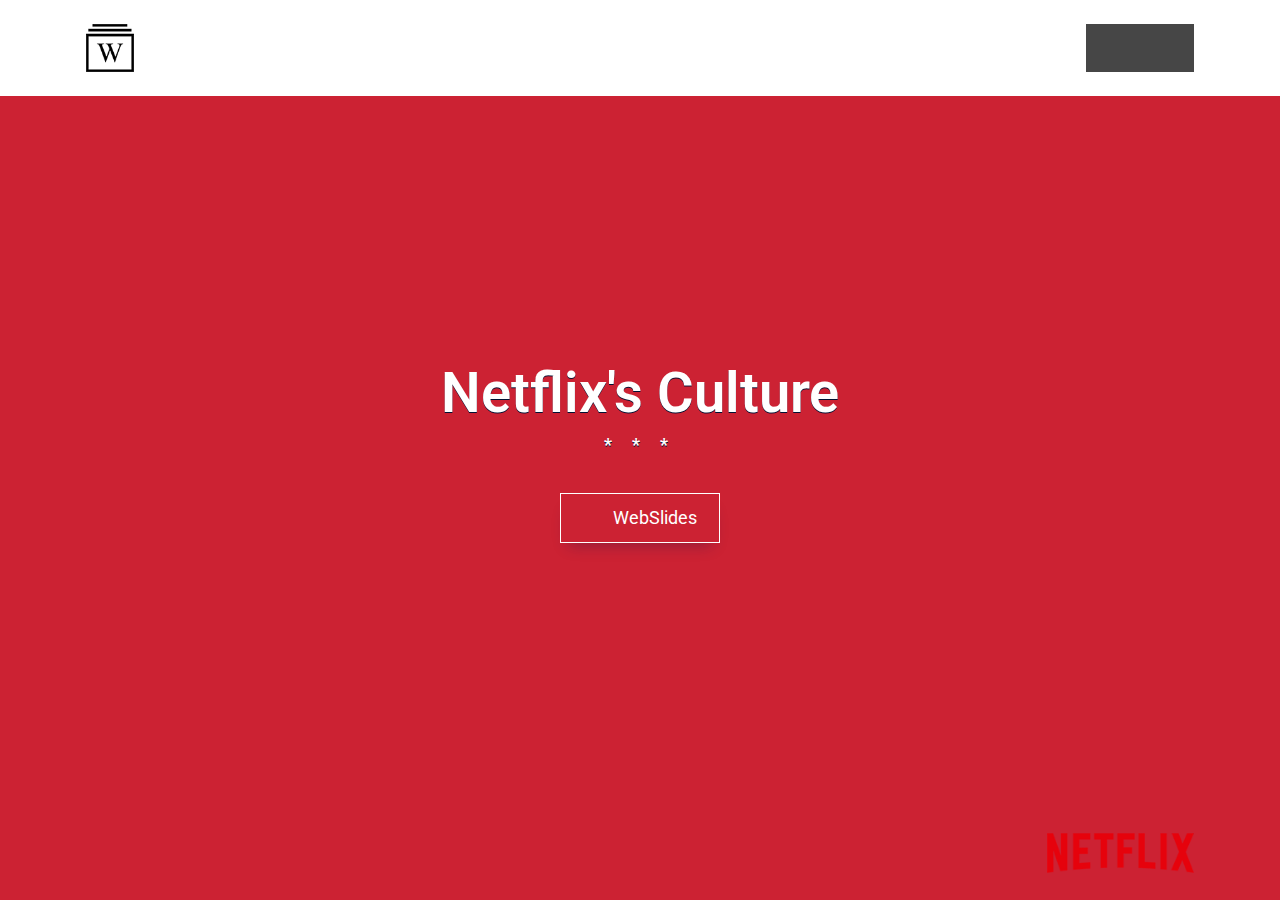
<file: webslides-latest/demos/netflix-culture.html>
<!doctype html>
<html lang="en" prefix="og: http://ogp.me/ns#">
  <head>
    <meta charset="utf-8">
    <meta name="viewport" content="width=device-width, initial-scale=1">

    <!-- CLEAN MARKUP = GOOD KARMA.
      Hi source code lover,

      you're a curious person and a fast learner ;)
      Let's make something beautiful together. Contribute on Github:
      https://github.com/webslides/webslides

      Thanks!
    -->

    <!-- SEO -->
    <title>Netflix's Culture &middot; WebSlides</title>
    <meta name="description" content="Patty McCord wrote the document called 'Netflix Culture: Freedom & Responsibility'.It's one of the most important documents ever to come out of Silicon Valley.">

    <!-- URL CANONICAL -->
    <!-- <link rel="canonical" href="http://your-url.com/permalink"> -->

    <!-- Google Fonts -->
    <link href="https://fonts.googleapis.com/css?family=Roboto:100,100i,300,300i,400,400i,700,700i%7CMaitree:200,300,400,600,700&amp;subset=latin-ext" rel="stylesheet">

    <!-- CSS Base -->
    <link rel="stylesheet" type='text/css' media='all' href="../static/css/webslides.css">

    <!-- Optional - CSS SVG Icons (Font Awesome) -->
    <link rel="stylesheet" type="text/css" media="all" href="../static/css/svg-icons.css">

    <!-- SOCIAL CARDS (ADD YOUR INFO) -->

    <!-- FACEBOOK -->
    <!-- EDIT -->
    <meta property="og:url" content="http://your-url.com/permalink">

    <!-- EDIT -->
    <meta property="og:type" content="article">
    <meta property="og:title" content="WebSlides: Netflix's Culture" />
    <meta property="og:description" content="Patty McCord created Netflix's culture. This is a homage.">

    <!-- EDIT -->
    <meta property="og:updated_time" content="2017-04-16T16:24:56">
    <!-- EDIT -->
    <meta property="og:image" content="../static/images/share-webslides.jpg" >
    <!-- EDIT -->
    <meta property="og:image:width" content="800">
    <meta property="og:image:height" content="429">

    <!-- TWITTER -->
    <meta name="twitter:card" content="summary_large_image">
    <meta name="twitter:site" content="@webslides">

    <!-- EDIT -->
    <meta name="twitter:creator" content="@jlantunez">
    <!-- EDIT -->
    <meta name="twitter:title" content="WebSlides: Netflix's Culture">
    <!-- EDIT -->
    <meta name="twitter:description" content="Patty McCord created Netflix's culture. This is a homage.">
    <!-- EDIT -->
    <meta name="twitter:image" content="../static/images/share-webslides.jpg">

    <!-- EDIT -->

    <!-- FAVICONS -->
    <link rel="shortcut icon" sizes="16x16" href="../static/images/favicons/favicon.png">
    <link rel="shortcut icon" sizes="32x32" href="../static/images/favicons/favicon-32.png">
    <link rel="apple-touch-icon icon" sizes="76x76" href="../static/images/favicons/favicon-76.png">
    <link rel="apple-touch-icon icon" sizes="120x120" href="../static/images/favicons/favicon-120.png">
    <link rel="apple-touch-icon icon" sizes="152x152" href="../static/images/favicons/favicon-152.png">
    <link rel="apple-touch-icon icon" sizes="180x180" href="../static/images/favicons/favicon-180.png">
    <link rel="apple-touch-icon icon" sizes="192x192" href="../static/images/favicons/favicon-192.png">

    <!-- Android -->
    <meta name="mobile-web-app-capable" content="yes">
    <meta name="theme-color" content="#333333">
  </head>

  <body>
    <header role="banner">
      <nav role="navigation">
        <p class="logo"><a href="../index.html" title="WebSlides">WebSlides</a></p>
        <ul>
          <li class="github">
            <a rel="external" href="https://github.com/webslides/webslides" title="Github">
              <svg class="fa-github">
                <use xlink:href="#fa-github"></use>
              </svg>
              <em>WebSlides</em>
            </a>
          </li>
          <li class="twitter">
            <a rel="external" href="https://twitter.com/webslides" title="Twitter">
              <svg class="fa-twitter">
                <use xlink:href="#fa-twitter"></use>
              </svg>
              <em>@WebSlides</em>
            </a>
          </li>
          <!--  <li class="dribbble"><a rel="external" href="http://dribbble.com/webslides" title="Dribbble"><svg class="fa-dribbble"><use xlink:href="#fa-dribbble"></use></svg> <em>webslides</em></a></li> -->
        </ul>
      </nav>
    </header>

    <main role="main">
      <article id="webslides">

        <!-- Quick Guide
          - Each parent <section> in the <article id="webslides"> element is an individual slide.
          - Vertical sliding = <article id="webslides" class="vertical">
          - <div class="wrap"> = container 90% / <div class="wrap size-50"> = 45%;
        -->

        <section class="bg-red">
          <span class="background dark" style="background-image:url('https://source.unsplash.com/R1J6Z1cnJZc/1600x800')"></span>
          <!--.wrap = container (width: 90%) -->
          <div class="wrap aligncenter">
            <h1>
              <strong>Netflix's Culture</strong>
            </h1>
            <p class="text-symbols">* * * </p>
            <p><a class="button ghost" href="https://webslides.tv/webslides-latest.zip" title="Download WebSlides for free">
              <svg class="fa-cloud-download">
                <use xlink:href="#fa-cloud-download"></use>
              </svg> WebSlides</a>
            </p>
          </div>
          <!-- .end .wrap -->
        </section>
        <section>
          <div class="wrap size-50 bg-white">
            <h2>
              <svg class="fa-info-circle large">
                <use xlink:href="#fa-info-circle"></use>
              </svg>
              <strong>A bit of context</strong>
            </h2>
            <hr>
            <p><a href="http://firstround.com/review/The-woman-behind-the-Netflix-Culture-doc/">Patty McCord</a> created <a href="https://jobs.netflix.com/life-at-netflix">Netflix's culture</a>. She wrote the document called <strong>"Netflix Culture: Freedom & Responsibility."</strong> (2009). So far, it's been shared over 16 million times on <a href="https://www.slideshare.net/reed2001/culture-1798664">Slideshare</a> and has been called "the most important document ever to come out of the Valley" by Sheryl Sandberg.</p>
          </div>
          <!-- .end .wrap -->
        </section>
        <section>
          <!--.wrap = container (width: 90%) -->
          <div class="wrap">
            <div class="grid vertical-align">
              <div class="column">
                <h3><strong>We seek excellence</strong></h3>
              </div>
              <div class="column">
                <p class="text-intro">We value candor, transparency, and courage. <strong>We embrace context and avoid control</strong>, seeking insight and understanding to make sound decisions.
                </p>
              </div>
            </div>
          </div>
          <!-- .end .wrap -->
        </section>
        <section class="bg-red">
          <span class="background" style="background-image:url('https://source.unsplash.com/BYYu5nvQoUM/1600x800')"></span>
          <!--.wrap = container (width: 90%) -->
          <div class="wrap aligncenter fadeInUp">
            <h3><strong>Diversity & Inclusiveness</strong></h3>
          </div>
          <!-- .end .wrap -->
        </section>
        <section>
          <!--.wrap = container (width: 90%) -->
          <div class="wrap size-50">
            <h2><strong>7 Aspects</strong> of our Culture</h2>
            <hr>
            <ol class="text-cols">
              <li><strong>Values are what we Value</strong></li>
              <li>High Performance</li>
              <li>Freedom & Responsibility</li>
              <li>Context, not Control</li>
              <li>Highly Alined, Loosely Coupled</li>
              <li>Pay Top of Market</li>
              <li>Promotions & Development</li>
            </ol>
          </div>
          <!-- .end .wrap -->
        </section>
        <section>
          <!--.wrap = container (width: 90%) -->
          <div class="wrap size-50 bg-white">
            <h3><strong>1/7 Values are what we value</strong></h3>
            <p class="text-intro">Make your values mean something.</p>
            <hr>
            <p>Many companies have nice sounding value statements displayed in the lobby. Enron, whose leaders went to jail, and which went <strong>bankrupt from <a href="https://www.youtube.com/watch?v=jrEf8uabe7E">fraud</a></strong> had these values displayed in their lobby: <strong>integrity, communication, respect, and excellence</strong>.</p>
          </div>
          <!-- .end .wrap -->
        </section>
        <section>
          <!--.wrap = container (width: 90%) -->
          <div class="wrap size-50">
            <h2><strong>9 Behaviors</strong></h2>
            <p class="text-intro">At Netflix, we particularly value the following nine behaviors and skills. We hire and promote people who demonstrate these nine.</p>
            <hr>
            <ol class="text-cols">
              <li>Judgment</li>
              <li>Communication</li>
              <li>Impact</li>
              <li>Curiosity</li>
              <li>Innovation</li>
              <li>Courage</li>
              <li>Passion</li>
              <li>Honesty</li>
              <li>Selflessness</li>
            </ol>
          </div>
          <!-- .end .wrap -->
        </section>
        <section>
          <!--.wrap = container (width: 90%) -->
          <div class="wrap size-50">
            <h2><strong>7 Aspects</strong> of our Culture</h2>
            <hr>
            <ol class="text-cols">
              <li><strong>Values are what we Value</strong></li>
              <li><strong>High Performance</strong></li>
              <li>Freedom & Responsibility</li>
              <li>Context, not Control</li>
              <li>Highly Alined, Loosely Coupled</li>
              <li>Pay Top of Market</li>
              <li>Promotions & Development</li>
            </ol>
          </div>
          <!-- .end .wrap -->
        </section>
        <section class="bg-black">
          <span class="background dark" style="background-image:url('https://source.unsplash.com/8lUTnkZXZSA/1600x800')"></span>
          <div class="wrap">
            <h3><strong>2/7 High Performance</strong></h3>
            <ul class="flexblock features">
              <li>
                <div>
                  <h2>
                    <svg class="fa-users">
                      <use xlink:href="#fa-users"></use>
                    </svg>
                    We're a team
                  </h2>
                  not a family.
                </div>
              </li>
              <li>
                <div>
                  <h2>
                    <svg class="fa-trophy">
                      <use xlink:href="#fa-trophy"></use>
                    </svg>
                    We're a pro sports team
                  </h2>
                  not a kid's recreational team.
                </div>
              </li>
              <li>
                <div>
                  <h2>
                    <svg class="fa-star">
                      <use xlink:href="#fa-star"></use>
                    </svg>
                    We have stars
                  </h2>
                  in every position.
                </div>
              </li>
            </ul>
          </div>
          <!-- .end .wrap -->
        </section>
        <section>
          <span class="background" style="background-image:url('https://source.unsplash.com/M-H70CDJnDI/1600x800')"></span>
          <div class="wrap size-60 bg-trans-dark">
            <h4><strong>Why are we so manic on high performance?</strong></h4>
            <p class="text-intro">In procedural work, the best are 2x better than the average.</p>
            <hr>
            <p class="text-intro">In creative work, the best are 10x better than the average, so huge premium on creating effective teams of the best.</p>
          </div>
          <!-- .end .wrap -->
        </section>
        <section class="bg-black">
          <span class="background" style="background-image:url('https://source.unsplash.com/26qZsuRwm0c/1600x800')"></span>
          <div class="wrap aligncenter">
            <h2><strong>Content that people love</strong></h2>
          </div>
          <!-- .end .wrap -->
        </section>
        <section class="fullscreen">
          <div class="embed">
            <video autoplay loop poster="https://webslides.tv/static/images/netflix.jpg">
              <source src="https://webslides.tv/static/videos/netflix.mp4" type="video/mp4">
            </video>
          </div>
          <!-- .end .embed -->
        </section>
        <section>
          <div class="wrap size-50">
            <h3><strong>3/7 Freedom & Responsibility</strong></h3>
            <p class="text-intro">Most companies have complex policies around what you can expense, how you travel, what gifts you can accept, etc.</p>
            <hr>
            <p class="text-intro"><strong>Netflix's Policy</strong>: "Act in Netflix's best interest" (5 words long).</p>
          </div>
          <!-- .end .wrap -->
        </section>
        <section>
          <div class="wrap">
            <h3><strong>"Act in Netflix's best interest"</strong> generally means...</h3>
            <ul class="flexblock border">
            <li>
              Expense only what you would otherwise not spend.
            </li>
            <li>
              Travel as you would if it were your own money.
            </li>
            <li>
              What gifts you can accept?
              Disclose non-trivial vendor gifts.
            </li>
            <li>
              Take from Netflix only when it is inefficient to not take (calls...)
            </li>
            </ul>
          </div>
          <!-- .end .wrap -->
        </section>
        <section>
          <div class="wrap size-50 bg-white">
            <h4><strong>Summary of Freedom & Responsibility</strong></h4>
            <hr>
            <ol>
              <li>As we grow, minimize rules.</li>
              <li>Inhibit chaos with ever more high performance people.</li>
              <li><strong>Flexibility is more important than efficiency</strong> in the long term.</li>
            </ol>
          </div>
          <!-- .end .wrap -->
        </section>
        <section>
          <div class="wrap">
            <div class="grid">
              <div class="column">
                <p class="text-context">
                  This is a homage.
                </p>
                <p class="text-intro"><a href="http://firstround.com/review/The-woman-behind-the-Netflix-Culture-doc/">Patty McCord</a> wrote <strong>"Netflix Culture: Freedom & Responsibility"</strong>. Go to <a href="https://www.slideshare.net/reed2001/culture-1798664">Slideshare</a> to read the whole document.</p>
              </div>
              <div class="column">
               <div>
                <div class="embed">
                  <iframe width="560" height="315" src="https://www.youtube.com/embed/uvG0aCbuG60?rel=0&amp;controls=0"  allowfullscreen></iframe>
                </div>
                <!-- normalize flexbox -->
               </div>
               <!-- end .embed -->
              </div>
              <!-- end .column -->
            </div>
            <!-- end .grid -->
          </div>
          <!-- .end .wrap -->
        </section>

      </article>
    </main>
    <!--main-->

    <footer>
      <div class="wrap">
        <p>
          <span class="alignright"><a href="http://netflix.com" title="Netflix"><img src="../static/images/logos/netflix.svg" alt="Netflix"></a></span>
        </p>
      </div>
    </footer>

    <!-- Required -->
    <script src="../static/js/webslides.js"></script>
    <script>
      window.ws = new WebSlides();
    </script> <!-- Autoslide? window.ws = new WebSlides({ autoslide: 8000 }); -->

    <!-- OPTIONAL - svg-icons.js (fontastic.me - Font Awesome as svg icons) -->
    <script defer src="../static/js/svg-icons.js"></script>

  </body>
</html>
</file>
<file: grid/grid.css>
#container {
  display: grid;
  gap: 10px;
  grid-template-columns: 50% 50%;
  grid-template-rows: 180px 100px 80px 120px auto;
}
.gridbox {
  background: #ddd;
  padding: 10px;
  border-radius: 8px;
  border: 3px solid #ccc;
}
@media (orientation: portrait){
  #container {
    grid-template-columns: 1fr;
    grid-template-rows: auto;
  }
</file>
<file: css/reiaut.css>
html{
  width: 100%;
  background-color:#171717;
  margin: 0;
  padding: 0;
}
html::-webkit-scrollbar {
  display:none;
}
body{
  margin: 0;
}

header {
  position: fixed;
  z-index: 10000;
  height: 10%;
  width: 100%;
}
.logo{
  position: relative;
  left: 60%;
  margin: 0 0 0 auto;
}
.logo>img{
  width:40%;
}
 @media screen and (orientation: landscape){
   .logo{
     position: fixed;
     top: 5%;
     left: 65%;
     width:35%;
     margin: 0 0 0 auto;

   }
   .logo>img{
     width:65%;
   }
   #container{
     display: grid;
     grid-template-rows:70vh 50vh 50vh 50vh;
     grid-template-columns: 50% 50%;
   }

@media screen and (max-width:1300px) {
     #container{
       display: grid;
       grid-template-rows:50vh 40vh 30vh 30vh;
       grid-template-columns: 50% 50%;
     }
   }
   @media screen and (max-height:400px) {
       #container{
         display: grid;
         grid-template-rows:70vh 50vh 50vh 50vh;
         grid-template-columns: 50% 50%;
       }
     }
  img{
    position: absolute;
    top: 50%;
    right: 0;
    width: 100% ;
    transform: translateY(-50%);
  }
  .main{
    display: flex;
    position: absolute;
    top: 30%;
    font-size: 6vw;
    padding-left: 20%;
    padding-right: 2%;
    color: white;

    transform: translateY(-25%);

    background-color: rgba(0, 0, 0, 0.5);
  }
  .main>p{
    position: absolute;
    top: -50%;
    text-align: center;

  }

  .sub{
    display: flex;
    position: absolute;
    top: 60%;
    transform: translateY(-45%);
    font-size: 3vw;
    padding-left: 25%;
    padding-right: 2%;
    color: white;

    background-color: rgba(0, 0, 0, 0.5);
  }
  .sub>p{
    position: absolute;
    top: -50%;
    text-align: center;

  }
  #itemA{
    position: relative;
    grid-row: 1;
    grid-column: 1/3;
    background-color: #f2f2f2;
  }
  #itemA > img{
    position: absolute;
    top: 50%;
    right: 0;
    width: 70%;
    transform: translateY(-50%);
  }

  #itemB{
    display: flex;
    justify-content: center;
    align-items: center;
    position: relative;
    grid-row: 2;
    grid-column: 1/2;
    background-color: #f2f2f2;
  }
  #itemB > img{
    position: absolute;
    top: 50%;
    left: 8%;
    max-height: 95%;
    max-width: 85%;
    width: auto;
    transform: translateY(-50%);
  }
  #itemC{
    display: -webkit-flex;
    display: flex;
    -webkit-align-items: center; /* 縦方向中央揃え（Safari用） */
    align-items: center; /* 縦方向中央揃え */
    -webkit-justify-content: center; /* 横方向中央揃え（Safari用） */
    justify-content: center; /* 横方向中央揃え */
    position: relative;
    grid-row: 2;
    grid-column: 2/3;
    background-color: #f2f2f2;
  }
  #itemC > p{
    width: 90%;
    font-size: 2vw;
  }
  #itemD{
    display: flex;
    justify-content: center;
    align-items: center;
    position: relative;
    grid-row: 3;
    grid-column: 1;
    background-color: #f2f2f2;

  }
  #itemD > p{
    width: 90%;
    font-size: 2vw;
  }
  #itemE{
    display: flex;
    justify-content: center;
    align-items: center;
    position: relative;
    text-align: center;
    grid-row: 3;
    grid-column: 2;
    background-color: #f2f2f2;
  }
  #itemE>img{
    position: absolute;
    top: 50%;
    margin: auto;
    left: 0;
    transform: translateY(-50%);
    max-height: 95%;
    max-width: 85%;
    width: auto;
  }
  #itemF{
    display: flex;
    justify-content: center;
    align-items: center;
    position: relative;
    grid-row: 4;
    grid-column: 1;
    background-color: #f2f2f2;
        overflow: hidden;
  }
  #itemF > p{
    width: 90%;
    font-size: 2vw;
  }
  #itemG{
    display: flex;
    justify-content: center;
    align-items: center;
    position: relative;
    grid-row: 4;
    grid-column: 2;
    background-color: #f2f2f2;
  }
  #itemG>img{
    position: absolute;
    top: 50%;
    margin: auto;
    left: 0;
    transform: translateY(-50%);
    max-height: 95%;
    max-width: 85%;
    width: auto;
  }

}
@media screen and (orientation: portrait){
  #container{
    display: grid;
    grid-template-columns: 1fr;
    grid-template-rows:minmax(100px,100vh) minmax(30px,40vh) minmax(50px,30vh) minmax(50px,30vh) minmax(50px,30vh) minmax(50px,30vh) minmax(50px,30vh);
  }
  #itemA > img{
    position: absolute;
    top: 50%;
    right: 0;
    width: auto;
    height: 100%;
    transform: translateY(-50%);
  }

  .main{
    display: flex;
    justify-content: center;
    align-items: center;
    position: absolute;
    height: 10%;
    width: 100%;
    top: 15%;
    font-size: 200%;

    transform: translateY(-25%);
    background-color: rgba(0, 0, 0, 0.5);
  }
  .main>p{
    position: absolute;

    color: white;
  }

  .sub{
    display: flex;
    justify-content: center;
    align-items: center;
    position: absolute;
    top: 25%;
    height: 5%;
    width: 100%;
    transform: translateY(-45%);
    font-size: 90%;

    background-color: rgba(0, 0, 0, 0.5);
  }
  .sub>p{
    position: absolute;
    font-size: 20px;
    color: white;
  }
  #itemB{
    display: flex;
    justify-content: center;
    align-items: center;
    position: relative;
    grid-row: 2;
    grid-column: 1/2;
    background-color: #f2f2f2;
  }
  #itemB > img{
    position: absolute;
    top: 50%;
    transform: translateY(-50%);
    max-height: 95%;
    max-height: 95%;
    width: auto;
    height: auto;
  }
  #itemC{
    display: flex;
    justify-content: center;
    align-items: center;
    position: relative;
    grid-row: 3;
    grid-column: 1;
    background-color: #f2f2f2;
  }
  #itemC > p{
    position: absolute;
    width: 90%;
    font-size: 18px;
}
#itemD{
  display: flex;
  justify-content: center;
  align-items: center;
  position: relative;
  grid-row: 4;
  grid-column: 1;
  background-color: #f2f2f2;
  }
  #itemD > p{
    position: absolute;
    width: 90%;
    font-size: 18px;
}
#itemE{
  display: flex;
  justify-content: center;
  align-items: center;

  position: relative;
  grid-row: 5;
  grid-column: 1;
  background-color: #f2f2f2;
    }
#itemE>img{
  max-height: 95%;
  max-width: 100%;
  width: auto;
  height: auto;
  }
#itemF{
  display: flex;
  justify-content: center;
  align-items: center;
  position: relative;
  grid-row: 6;
  grid-column: 1;
  background-color: #f2f2f2;
      }
#itemF > p{
  position: absolute;
  width: 90%;
  font-size: 18px;
}
#itemG{
  display: flex;
  justify-content: center;
  align-items: center;

  position: relative;
  grid-row: 7;
  grid-column: 1;
  background-color: #f2f2f2;
    }
    #itemG>img{
          max-height: 95%;
          max-width: 100%;
          width: auto;
          height: auto;
      }
  }
</file>
<file: css/menu.css>
:root {
  --hamburger-menu-size: 100px; /* メニューの大きさ */
  --hamburger-menu-padding: 30px;
  --hamburger-menu-border-px: 6px; /* 線の太さ */
  --hamburger-menu-border-color: white; /* 線の色 */
  --hamburger-menu-transition: 0.3s; /* アニメーション秒数 */
}


.hamburger-menu {
  /*margin: 0 auto; /* 中央寄せしたいだけ */
  /*--hamburger-menu-border-color: white;*/
  /*mix-blend-mode: difference;
  */cursor: pointer;
  position: fixed;
  width: 100px;
  height:100px;
  background-color: none;
  z-index: 10;
}


.hamburger-menu-line {
  position: absolute;
  transition: var(--hamburger-menu-transition);
  width: calc(100% - var(--hamburger-menu-padding) * 2);
  height: var(--hamburger-menu-border-px);
  background-color: var(--hamburger-menu-border-color);
}


.line-top {
  top: var(--hamburger-menu-padding);
  left: var(--hamburger-menu-padding);
  z-index: 21;
}


.line-bottom {
  bottom: var(--hamburger-menu-padding);
  left: var(--hamburger-menu-padding);
  z-index: 21;
}


.hamburger-menu-active > .line-top {
  top: calc(50% - var(--hamburger-menu-border-px)/2);
  transform: rotate(45deg);
  background-color: black;
}


.hamburger-menu-active > .line-bottom {
  top: calc(50% - var(--hamburger-menu-border-px)/2);
  transform: rotate(-45deg);
  background-color: black;
}

.background{
  z-index: 1;
}

.content{
  display:inherit;
  overflow:  auto;
  position:  absolute;
  top:  0%;
  left:  0;
  z-index:  9999;
  width:  100vw;
  max-width:  330px;
  height:  100vh;
  background-color: rgba(255, 255, 255, 0.9);
  transition:  .3s ease-in-out;
  -webkit-transform: translateX(-105%);
  transform: translateX(-105%);
  z-index: 20;
}

.menu-background{
  display: none;
  position:  fixed;
  z-index:  20;
  top:  0;
  left:  0;
  width:  100%;
  height:  100%;
  background: black;
  opacity:  0;
  transition:  .3s ease-in-out;
}

.hamburger-menu-active > .menu-background{
  display: block;
  opacity: .5;
}

.hamburger-menu-active > .content{
  display: block;
  position: fixed;
  top: 0%;
  -webkit-transform: translateX(0%);
  transform: translateX(0%);
  box-shadow:  6px  0  25px rgba(0,0,0,.15);
  mix-blend-mode: inherit;

}

ul {
  list-style: none;

}

ul > li{
  position: relative;
  text-align: center;
  margin: 30px;
  font-size: 150%;
  height: 25%;
}
/*#clear{

  --hamburger-menu-border-color: #342534;
  mix-blend-mode: initial;

}*/
.change{
  --hamburger-menu-border-color: black;
}
.change.menu-background{
  display: none;
  position:  fixed;
  z-index:  99;
  top:  0;
  left:  0;
  width:  100%;
  height:  100%;
  background: white;
  opacity:  0;
  transition:  .3s ease-in-out;
}
a {	
  text-decoration: none;
  color: #4b4b4b;
}
</file>
<file: webslides-latest/static/css/svg-icons.css>
/*=====================================================
Important! 
/js/svg-icons.js is required.
======================================================= */

/*=====================================================
Font Awesome 4.4 as SVG Icons via http://fontastic.me  
class = .fa- (Go to https://fortawesome.github.io/Font-Awesome/icons/)

SVG ICONS - Don't use icon fonts: 
https://speakerdeck.com/ninjanails/death-to-fa-fonts
======================================================= */

svg {
	display: inline-block;
	vertical-align: middle;
	width: 1em;
	height: 1em;

}
[class*="fa-"].large{font-size: 8rem;}


.fa-glass {
	width: 1.0000000298023224em;
}

.fa-music {
	width: 0.8571396097540855em;
}

.fa-search {
	width: 0.9285706554849185em;
}

.fa-envelope-o {
	width: 1.000000972300768em;
}

.fa-heart {
	width: 0.9999999646097422em;
}

.fa-star {
	width: 0.9285713043063879em;
}

.fa-star-o {
	width: 0.9285713043063879em;
}

.fa-user {
	width: 0.785713868836563em;
}

.fa-film {
	width: 1.071429569274187em;
}

.fa-th-large {
	width: 0.9285712415972966em;
}

.fa-th {
	width: 1.0000000521540642em;
}

.fa-th-list {
	width: 1.0000000521540642em;
}

.fa-check {
	width: 1.0000000596046448em;
}

.fa-close {
	width: 0.7857149094343185em;
}

.fa-search-plus {
	width: 0.9285706554849185em;
}

.fa-search-minus {
	width: 0.9285706554849185em;
}

.fa-power-off {
	width: 0.8571455205480252em;
}

.fa-signal {
	width: 0.9999999916180968em;
}

.fa-trash-o {
	width: 0.7857138803228736em;
}

.fa-home {
	width: 0.928572153672576em;
}

.fa-file-o {
	width: 0.8571445867419243em;
}

.fa-clock-o {
	width: 0.8571425850192682em;
}

.fa-road {
	width: 1.0714228972792625em;
}

.fa-download {
	width: 0.9285713359713554em;
}

.fa-arrow-circle-o-down {
	width: 0.8571425850192682em;
}

.fa-arrow-circle-o-up {
	width: 0.8571425850192682em;
}

.fa-inbox {
	width: 0.8571455143392086em;
}

.fa-play-circle-o {
	width: 0.8571425850192682em;
}

.fa-repeat {
	width: 0.8571445668737852em;
}

.fa-refresh {
	width: 0.8571436268589423em;
}

.fa-list-alt {
	width: 1.000000972300768em;
}

.fa-lock {
	width: 1.000000972300768em;
}

.fa-flag {
	width: 1.0357158780097961em;
}

.fa-headphones {
	width: 0.9285684004426003em;
}

.fa-volume-off {
	width: 0.42857232317328453em;
}

.fa-volume-down {
	width: 0.642858412116766em;
}

.fa-volume-up {
	width: 0.9285729192197323em;
}

.fa-qrcode {
	width: 0.7857138514518738em;
}

.fa-tag {
	width: 0.8454238213598728em;
}

.fa-tags {
	width: 1.0597098506987095em;
}

.fa-book {
	width: 0.9302451089024544em;
}

.fa-bookmark {
	width: 0.7142852507531643em;
}

.fa-print {
	width: 0.9285733308643103em;
}

.fa-camera {
	width: 1.0714288031060732em;
}

.fa-font {
	width: 0.9285733103752136em;
}

.fa-bold {
	width: 0.7857098877429962em;
}

.fa-italic {
	width: 0.5714278221130371em;
}

.fa-text-height {
	width: 1.000002734363079em;
}

.fa-text-width {
	width: 0.857142724096775em;
}

.fa-align-left {
	width: 0.9999999664723873em;
}

.fa-align-center {
	width: 1.0000009797513485em;
}

.fa-align-right {
	width: 1.0000009797513485em;
}

.fa-align-justify {
	width: 1.0000009797513485em;
}

.fa-list {
	width: 0.9999999906867743em;
}

.fa-dedent {
	width: 0.9999989476054907em;
}

.fa-indent {
	width: 0.9999989476054907em;
}

.fa-video-camera {
	width: 0.9999980057277753em;
}

.fa-image {
	width: 1.071429569274187em;
}

.fa-pencil {
	width: 0.8454248607158661em;
}

.fa-map-marker {
	width: 0.8714316554367542em;
	margin-top: -0.2em;
}

.fa-adjust {
	width: 0.8571425850192682em;
}

.fa-tint {
	width: 0.8714316815137863em;
}

.fa-edit {
	width: 0.9955342138805463em;
}

.fa-share-square-o {
	width: 0.9285693491497113em;
}

.fa-check-square-o {
	width: 0.9280096615352704em;
}

.fa-arrows {
	width: 0.9999999888241291em;
}

.fa-step-backward {
	width: 0.5714307241141796em;
}

.fa-fast-backward {
	width: 1.000000935047865em;
}

.fa-backward {
	width: 0.9966524690389633em;
}

.fa-play {
	width: 0.7851562518626451em;
}

.fa-pause {
	width: 0.8571436069905758em;
}

.fa-stop {
	width: 0.8571436069905758em;
}

.fa-forward {
	width: 0.8604901600629091em;
}

.fa-fast-forward {
	width: 0.9999990034848452em;
}

.fa-step-forward {
	width: 0.5714267063885927em;
}

.fa-eject {
	width: 0.85825614631176em;
}

.fa-chevron-left {
	width: 0.7500009983778em;
}

.fa-chevron-right {
	width: 0.6785712540149689em;
}

.fa-plus-circle {
	width: 0.8571425850192682em;
}

.fa-minus-circle {
	width: 0.8571425850192682em;
}

.fa-times-circle {
	width: 0.8571425850192682em;
}

.fa-check-circle {
	width: 0.8571425850192682em;
}

.fa-question-circle {
	width: 0.8571425850192682em;
}

.fa-info-circle {
	width: 0.8571425850192682em;
}

.fa-crosshairs {
	width: 0.8571436069905758em;
}

.fa-times-circle-o {
	width: 0.8571425850192682em;
}

.fa-check-circle-o {
	width: 0.8571425850192682em;
}

.fa-ban {
	width: 0.8571426247557004em;
}

.fa-arrow-left {
	width: 0.8928571492433548em;
}

.fa-arrow-right {
	width: 0.8214280630151052em;
}

.fa-arrow-up {
	width: 0.9285692870616913em;
}

.fa-arrow-down {
	width: 0.9285712018609047em;
}

.fa-mail-forward {
	width: 1.0000031888484955em;
}

.fa-expand {
	width: 0.8571445606648922em;
}

.fa-compress {
	width: 0.8571445886045694em;
}

.fa-plus {
	width: 0.785714827477932em;
}

.fa-minus {
	width: 0.7857138440012932em;
}

.fa-asterisk {
	width: 0.9285713285207748em;
}

.fa-exclamation-circle {
	width: 0.8571425850192682em;
}

.fa-leaf {
	width: 0.9999980080174282em;
}

.fa-fire {
	width: 0.7857128586620092em;
}

.fa-eye {
	width: 0.9999980051070452em;
}

.fa-eye-slash {
	width: 1.000001983717084em;
}

.fa-exclamation-triangle {
	width: 0.9999999636784196em;
}

.fa-plane {
	width: 0.7860879210056737em;
}

.fa-calendar {
	width: 0.9285707051554937em;
}

.fa-random {
	width: 0.9999999022111297em;
}

.fa-comment {
	width: 0.9999974196152834em;
}

.fa-magnet {
	width: 0.8571425850192682em;
}

.fa-chevron-up {
	width: 0.9999999701976776em;
}

.fa-chevron-down {
	width: 0.9999999850988388em;
}

.fa-retweet {
	width: 1.0714306645095348em;
}

.fa-shopping-cart {
	width: 0.9285732470452785em;
}

.fa-folder {
	width: 0.9285712813336886em;
}

.fa-folder-open {
	width: 1.0485479356721044em;
}

.fa-arrows-v {
	width: 0.42857228219509125em;
}

.fa-arrows-h {
	width: 1.000000972300768em;
}

.fa-bar-chart {
	width: 1.1428574323654175em;
}



.fa-camera-retro {
	width: 1.0000000074505806em;
}

.fa-key {
	width: 0.9391738375027963em;
}

.fa-cogs {
	width: 1.0714287403970957em;
}

.fa-comments {
	width: 1.0000034073991628em;
}

.fa-thumbs-o-up {
	width: 0.8571465983986855em;
}

.fa-thumbs-o-down {
	width: 0.8571435585618019em;
}

.fa-star-half {
	width: 0.4642870929092169em;
}

.fa-heart-o {
	width: 1.0000009778887033em;
}

.fa-sign-out {
	width: 0.875000032285854em;
}

.fa-linkedin-square {
	width: 0.8571416462459638em;
}

.fa-thumb-tack {
	width: 0.6428600810468197em;
}

.fa-external-link {
	width: 0.9999981845417096em;
}

.fa-sign-in {
	width: 0.8571436069905758em;
}

.fa-trophy {
	width: 0.9285706554849185em;
}

.fa-upload {
	width: 0.9285723492503166em;
}

.fa-lemon-o {
	width: 0.8565869312733412em;
}

.fa-phone {
	width: 0.7857128540053964em;
}

.fa-square-o {
	width: 0.7857118571796491em;
}

.fa-bookmark-o {
	width: 0.7142852507531643em;
}

.fa-phone-square {
	width: 0.8571416462459638em;
}

.fa-unlock {
	width: 1.000000972300768em;
}

.fa-credit-card {
	width: 1.0714279003441334em;
}

.fa-feed {
	width: 0.7864560410380363em;
}

.fa-hdd-o {
	width: 0.8571435995399952em;
}

.fa-bullhorn {
	width: 1.000001672655344em;
}

.fa-bell-o {
	width: 0.999999426305294em;
}

.fa-certificate {
	width: 0.8571425257250667em;
}

.fa-hand-o-right {
	width: 1.0000000074505806em;
}

.fa-hand-o-left {
	width: 0.9999989792704582em;
}

.fa-hand-o-up {
	width: 0.8571425552167966em;
}

.fa-hand-o-down {
	width: 0.8571416288614273em;
}

.fa-arrow-circle-left {
	width: 0.8571425850192682em;
}

.fa-arrow-circle-right {
	width: 0.8571425850192682em;
}

.fa-arrow-circle-up {
	width: 0.8571425850192682em;
}

.fa-arrow-circle-down {
	width: 0.8571425850192682em;
}

.fa-wrench {
	width: 0.9391775503754616em;
}

.fa-tasks {
	width: 1.0000009797513485em;
}

.fa-filter {
	width: 0.7857138165272772em;
}

.fa-arrows-alt {
	width: 0.857147540897131em;
}

.fa-group {
	width: 1.071428755919138em;
}

.fa-chain {
	width: 0.9285723119974136em;
}

.fa-cloud {
	width: 1.0714285423358234em;
}

.fa-flask {
	width: 0.9285696372389793em;
}

.fa-cut {
	width: 0.9975810423493385em;
}

.fa-copy {
	width: 1.0000010058283806em;
}

.fa-paperclip {
	width: 0.7857148349285126em;
}

.fa-floppy-o {
	width: 0.8571445867419243em;
}

.fa-square {
	width: 0.8571416462459638em;
}

.fa-bars {
	width: 0.8571436069905758em;
}

.fa-list-ul {
	width: 1.0000010132789612em;
}

.fa-list-ol {
	width: 1.0083701331168413em;
}

.fa-strikethrough {
	width: 0.9999989485368133em;
}

.fa-underline {
	width: 0.8571445560082793em;
}

.fa-table {
	width: 0.9285723157227039em;
}

.fa-magic {
	width: 0.9436386581510305em;
}

.fa-truck {
	width: 1.0357128381729126em;
}

.fa-pinterest {
	width: 0.8571391701698303em;
}

.fa-pinterest-square {
	width: 0.8571406031646802em;
}

.fa-google-plus-square {
	width: 0.8571416462459638em;
}

.fa-google-plus {
	width: 1.2857149516544268em;
}

.fa-money {
	width: 1.0714295767247677em;
}

.fa-caret-down {
	width: 0.571429718285799em;
}

.fa-caret-up {
	width: 0.5714296959340572em;
}

.fa-caret-left {
	width: 0.3928574174642563em;
}

.fa-caret-right {
	width: 0.32142970090126255em;
}

.fa-columns {
	width: 0.9285723157227039em;
}

.fa-sort {
	width: 0.5714296959340572em;
}

.fa-sort-desc {
	width: 0.571429718285799em;
}

.fa-sort-asc {
	width: 0.5714296959340572em;
}

.fa-envelope {
	width: 1.0000022239983082em;
}

.fa-linkedin {
	width: 0.8571429451305903em;
}

.fa-rotate-left {
	width: 0.8571445606648922em;
}

.fa-gavel {
	width: 1.0106014609336853em;
}

.fa-dashboard {
	width: 1.000001922249794em;
}

.fa-comment-o {
	width: 0.9999974196152834em;
}

.fa-comments-o {
	width: 1.0000035266084524em;
}

.fa-bolt {
	width: 1.000000972300768em;
}

.fa-sitemap {
	width: 1.0000010058283806em;
}

.fa-umbrella {
	width: 0.9285703394562006em;
}

.fa-clipboard {
	width: 1.000001959502697em;
}

.fa-lightbulb-o {
	width: 0.5714296922087669em;
}

.fa-exchange {
	width: 0.9999989476054907em;
}

.fa-cloud-download {
	width: 1.0714285423358234em;
}

.fa-cloud-upload {
	width: 1.0714285423358234em;
}

.fa-user-md {
	width: 0.785713868836563em;
}

.fa-stethoscope {
	width: 0.7857138092319147em;
}

.fa-suitcase {
	width: 1.000000116725687em;
}

.fa-bell {
	width: 0.999999426305294em;
}

.fa-coffee {
	width: 1.0357122694451846em;
}

.fa-cutlery {
	width: 0.7857128530740738em;
}

.fa-file-text-o {
	width: 0.8571445867419243em;
}

.fa-building-o {
	width: 1.000000116725687em;
}

.fa-hospital-o {
	width: 1.000000116725687em;
}

.fa-ambulance {
	width: 1.1071423441171646em;
}

.fa-medkit {
	width: 1.000000116725687em;
}

.fa-fighter-jet {
	width: 1.0714295953512192em;
}

.fa-beer {
	width: 0.9642851203680038em;
}

.fa-h-square {
	width: 0.8571416462459638em;
}

.fa-plus-square {
	width: 0.8571416462459638em;
}

.fa-angle-double-left {
	width: 0.5892861261963844em;
}

.fa-angle-double-right {
	width: 0.5535723362118006em;
}

.fa-angle-double-up {
	width: 0.642861433327198em;
}

.fa-angle-double-down {
	width: 0.6428574100136757em;
}

.fa-angle-left {
	width: 0.3750009909272194em;
}

.fa-angle-right {
	width: 0.3392861280590296em;
}

.fa-angle-up {
	width: 0.642861433327198em;
}

.fa-angle-down {
	width: 0.6428574100136757em;
}

.fa-desktop {
	width: 1.071435708552599em;
}

.fa-laptop {
	width: 1.071429569274187em;
}

.fa-tablet {
	width: 1.071429569274187em;
}

.fa-mobile {
	width: 1.071429569274187em;
}

.fa-circle-o {
	width: 0.8571425850192682em;
}

.fa-quote-left {
	width: 0.9285713583230972em;
}

.fa-quote-right {
	width: 0.9285713285207748em;
}

.fa-spinner {
	width: 1.0000000596046448em;
}

.fa-circle {
	width: 0.8571425850192682em;
}

.fa-mail-reply {
	width: 1.0000029690563679em;
}

.fa-folder-o {
	width: 0.9285712813336886em;
}

.fa-folder-open-o {
	width: 1.0652896141011752em;
}

.fa-smile-o {
	width: 0.8571425850192682em;
}

.fa-frown-o {
	width: 0.8571425850192682em;
}

.fa-meh-o {
	width: 0.8571425850192682em;
}

.fa-gamepad {
	width: 1.0714295854171496em;
}

.fa-keyboard-o {
	width: 1.0714286640286446em;
}

.fa-flag-o {
	width: 1.0357160121202469em;
}

.fa-flag-checkered {
	width: 1.0357160121202469em;
}

.fa-terminal {
	width: 0.9358262214809656em;
}

.fa-code {
	width: 1.0714276805520058em;
}

.fa-mail-reply-all {
	width: 0.9999999292194843em;
}

.fa-star-half-empty {
	width: 0.9285682821646333em;
}

.fa-location-arrow {
	width: 0.7859947793185711em;
}

.fa-crop {
	width: 0.9285703515633941em;
}

.fa-code-fork {
	width: 0.5714296698570251em;
}

.fa-chain-broken {
	width: 0.9285713344191509em;
}

.fa-question {
	width: 0.6221200153231621em;
}

.fa-info {
	width: 0.857143547385931em;
}

.fa-exclamation {
	width: 0.857143547385931em
}

.fa-superscript {
	width: 0.8588164150714874em;
}

.fa-subscript {
	width: 0.8599326312541962em;
}

.fa-eraser {
	width: 1.071428793715313em;
}

.fa-puzzle-piece {
	width: 0.9285733483266085em;
}

.fa-microphone {
	width: 0.6428574770689011em;
}

.fa-microphone-slash {
	width: 0.7857128698378801em;
}

.fa-shield {
	width: 0.7142831720411777em;
}

.fa-calendar-o {
	width: 0.9285707051554937em;
}

.fa-fire-extinguisher {
	width: 0.7845058117527515em;
}

.fa-rocket {
	width: 0.9441959485411644em;
}

.fa-maxcdn {
	width: 0.9815869629383087em;
}

.fa-chevron-circle-left {
	width: 0.8571425850192682em;
}

.fa-chevron-circle-right {
	width: 0.8571425850192682em;
}

.fa-chevron-circle-up {
	width: 0.8571425850192682em;
}

.fa-chevron-circle-down {
	width: 0.8571425850192682em;
}

.fa-html5 {
	width: 0.7857138514518738em;
}

.fa-css3 {
	width: 1.0000000596046448em;
}

.fa-anchor {
	width: 0.9999980125576258em;
}

.fa-unlock-alt {
	width: 1.000000972300768em;
}

.fa-bullseye {
	width: 0.8571425850192682em;
}

.fa-ellipsis-h {
	width: 0.7857148125767708em;
}

.fa-ellipsis-v {
	width: 0.21428712457418442em;
}

.fa-rss-square {
	width: 0.8571416462459638em;
}

.fa-play-circle {
	width: 0.8571425850192682em;
}

.fa-ticket {
	width: 1.0005576871335506em;
}

.fa-minus-square {
	width: 0.8571416462459638em;
}

.fa-minus-square-o {
	width: 0.7857118571796491em;
}

.fa-level-up {
	width: 0.5734755680896342em;
}

.fa-level-down {
	width: 0.5731032819021493em;
}

.fa-check-square {
	width: 0.8571416462459638em;
}

.fa-pencil-square {
	width: 0.8571416462459638em;
}

.fa-external-link-square {
	width: 0.8571416462459638em;
}

.fa-share-square {
	width: 0.8571416462459638em;
}

.fa-caret-square-o-down {
	width: 0.8571416462459638em;
}

.fa-caret-square-o-up {
	width: 0.8571416462459638em;
}

.fa-caret-square-o-right {
	width: 0.8571416462459638em;
}

.fa-eur {
	width: 0.565288751386106em;
}

.fa-gbp {
	width: 0.5691953515633941em;
}

.fa-dollar {
	width: 0.5691973492503166em;
}

.fa-inr {
	width: 0.5011180695146322em;
}

.fa-cny {
	width: 0.5731013106415048em;
}

.fa-rouble {
	width: 0.7142853057011962em;
}

.fa-krw {
	width: 1.0000009899958968em;
}

.fa-bitcoin {
	width: 0.736978217959404em;
}

.fa-file {
	width: 0.8571426197886467em;
}

.fa-file-text {
	width: 0.8571426197886467em;
}

.fa-sort-alpha-asc {
	width: 0.9428952634334564em;
}

.fa-sort-alpha-desc {
	width: 0.9428952634334564em;
}

.fa-sort-amount-asc {
	width: 1.0159967839717865em;
}

.fa-sort-amount-desc {
	width: 1.0159967839717865em;
}

.fa-sort-numeric-asc {
	width: 0.8452380001544952em;
}

.fa-sort-numeric-desc {
	width: 0.8452380001544952em;
}

.fa-thumbs-up {
	width: 0.8928591571748257em;
}

.fa-thumbs-down {
	width: 0.8928584419190884em;
}

.fa-youtube-square {
	width: 0.8571416462459638em;
}

.fa-youtube {
	width: 0.8571435324847698em;
}

.fa-xing {
	width: 0.786087267100811em;
}

.fa-xing-square {
	width: 0.8571416462459638em;
}

.fa-youtube-play {
	width: 1.0000000305008143em;
}

.fa-stack-overflow {
	width: 0.8571415841579437em;
}

.fa-instagram {
	width: 0.8571416462459638em;
}

.fa-flickr {
	width: 0.8571436131993941em;
}

.fa-adn {
	width: 0.8571425850192682em;
}

.fa-bitbucket {
	width: 0.78617824614048em;
}

.fa-bitbucket-square {
	width: 0.8571416462459638em;
}

.fa-tumblr {
	width: 0.6093739867210388em;
}

.fa-tumblr-square {
	width: 0.8571416462459638em;
}

.fa-long-arrow-down {
	width: 0.42857166891917586em;
}

.fa-long-arrow-up {
	width: 0.4285729229450226em;
}

.fa-long-arrow-left {
	width: 1.0357138589024544em;
}

.fa-long-arrow-right {
	width: 0.9642862295731902em;
}

.fa-female {
	width: 0.7142941057682037em;
}

.fa-male {
	width: 0.5714317113161087em;
}

.fa-gittip {
	width: 0.8571425850192682em;
}

.fa-sun-o {
	width: 1.0000000223517418em;
}

.fa-moon-o {
	width: 0.8213352287809048em;
}

.fa-archive {
	width: 1.0000020563602448em;
}

.fa-bug {
	width: 0.9285741709172726em;
}

.fa-vk {
	width: 1.0777527708560228em;
}

.fa-weibo {
	width: 1.0041852121551074em;
}

.fa-renren {
	width: 0.8571416437625885em;
}

.fa-pagelines {
	width: 0.7823682955154254em;
}

.fa-stack-exchange {
	width: 0.7142871618270874em;
}

.fa-arrow-circle-o-right {
	width: 0.8571425850192682em;
}

.fa-arrow-circle-o-left {
	width: 0.8571425850192682em;
}

.fa-caret-square-o-left {
	width: 0.8571416462459638em;
}

.fa-dot-circle-o {
	width: 0.8571425850192682em;
}

.fa-wheelchair {
	width: 0.9090400412678719em;
}

.fa-vimeo-square {
	width: 0.8571416462459638em;
}

.fa-try {
	width: 0.6428615320473909em;
}

.fa-plus-square-o {
	width: 0.7857118571796491em;
}

.fa-space-shuttle {
	width: 1.214285247027874em;
}

.fa-slack {
	width: 0.9285693690180779em;
}

.fa-envelope-square {
	width: 0.8571436131993941em;
}

.fa-wordpress {
	width: 1.0000000049670539em;
}

.fa-openid {
	width: 0.9999983335533216em;
}

.fa-bank {
	width: 1.0714267492294312em;
}

.fa-graduation-cap {
	width: 1.2857187371701002em;
}

.fa-yahoo {
	width: 0.8571445047855377em;
}

.fa-google {
	width: 0.8398430943489075em;
}

.fa-reddit {
	width: 1.0000000049670539em;
}

.fa-reddit-square {
	width: 0.8571416462459638em;
}

.fa-stumbleupon-circle {
	width: 0.8571425850192682em;
}

.fa-stumbleupon {
	width: 1.0714269926149882em;
}

.fa-delicious {
	width: 0.8571416462459638em;
}

.fa-digg {
	width: 1.1428574323654175em;
}

.fa-pied-piper {
	width: 0.8571416462459638em;
}

.fa-pied-piper-alt {
	width: 1.1372744292020798em;
}

.fa-drupal {
	width: 0.8571418623128011em;
}

.fa-joomla {
	width: 0.8571426148215924em;
}

.fa-language {
	width: 0.8571416030172259em;
}

.fa-fax {
	width: 1.0000000037252903em;
}

.fa-building {
	width: 0.7857138179242611em;
}

.fa-child {
	width: 0.7142872214317322em;
}

.fa-paw {
	width: 0.9285706828037519em;
}

.fa-spoon {
	width: 1.0000000298023224em;
}

.fa-cube {
	width: 0.9285703506320715em;
}

.fa-cubes {
	width: 1.2142920158803463em;
}

.fa-behance {
	width: 1.1428583860397339em;
}

.fa-behance-square {
	width: 0.8571436131993941em;
}

.fa-steam {
	width: 0.9999989867210388em;
}

.fa-steam-square {
	width: 0.8571436131992414em;
}

.fa-recycle {
	width: 1.0012093782424927em;
}

.fa-automobile {
	width: 1.1428605308756232em;
}

.fa-cab {
	width: 1.1428585043177009em;
}

.fa-tree {
	width: 0.8571485541760921em;
}

.fa-spotify {
	width: 0.8571425850192682em;
}

.fa-deviantart {
	width: 0.5714287161827087em;
}

.fa-soundcloud {
	width: 1.2857149858027697em;
}

.fa-database {
	width: 0.8571426197886467em;
}

.fa-file-pdf-o {
	width: 0.8571445867419243em;
}

.fa-file-word-o {
	width: 0.8571445867419243em;
}

.fa-file-excel-o {
	width: 0.8571445867419243em;
}

.fa-file-powerpoint-o {
	width: 0.8571445867419243em;
}

.fa-file-image-o {
	width: 0.8571445867419243em;
}

.fa-file-archive-o {
	width: 0.8571445867419243em;
}

.fa-file-audio-o {
	width: 0.8571445867419243em;
}

.fa-file-movie-o {
	width: 0.8571445867419243em;
}

.fa-file-code-o {
	width: 0.8571445867419243em;
}

.fa-vine {
	width: 0.857145681977272em;
}

.fa-codepen {
	width: 1.0000000298023224em;
}

.fa-jsfiddle {
	width: 1.1428555250167847em;
}

.fa-life-bouy {
	width: 1.0000000049670539em;
}

.fa-circle-o-notch {
	width: 0.9999980702996254em;
}

.fa-ra {
	width: 0.999438002705574em;
}

.fa-empire {
	width: 1.0000000049670539em;
}

.fa-git-square {
	width: 0.8571416462459638em;
}

.fa-git {
	width: 1.0000000447034836em;
}

.fa-hacker-news {
	width: 0.8571416462459638em;
}

.fa-tencent-weibo {
	width: 0.7142878770828247em;
}

.fa-qq {
	width: 1.0000018551945686em;
}

.fa-wechat {
	width: 1.142860472202301em;
}

.fa-paper-plane {
	width: 1.0009309110464528em;
}

.fa-paper-plane-o {
	width: 1.0005583113525063em;
}

.fa-history {
	width: 0.8571445606648922em;
}

.fa-circle-thin {
	width: 0.8571425850192682em;
}

.fa-header {
	width: 1.0000018998980522em;
}

.fa-paragraph {
	width: 0.7265684753656387em;
}

.fa-sliders {
	width: 0.8571425676345825em;
}

.fa-share-alt {
	width: 0.8571425974369049em;
}

.fa-share-alt-square {
	width: 0.8571416462459638em;
}

.fa-bomb {
	width: 1.0000009909272194em;
}

.fa-futbol-o {
	width: 1.0000000049670539em;
}

.fa-tty {
	width: 1.0000020181760192em;
}

.fa-binoculars {
	width: 1.0000019930303097em;
}

.fa-plug {
	width: 0.9999989569187164em;
}

.fa-slideshare {
	width: 1.000006040558219em;
}

.fa-twitch {
	width: 0.9999990165233612em;
}

.fa-yelp {
	width: 0.8580739721655846em;
}

.fa-newspaper-o {
	width: 1.1428594440221786em;
}

.fa-wifi {
	width: 1.142857201397419em;
}

.fa-calculator {
	width: 0.9285713012019414em;
}

.fa-google-wallet {
	width: 0.9977688640356064em;
}

.fa-cc-visa {
	width: 1.2857130939760282em;
}

.fa-cc-mastercard {
	width: 1.2857130939760282em;
}

.fa-cc-discover {
	width: 1.2857129871845245em;
}

.fa-cc-amex {
	width: 1.285718947649002em;
}

.fa-cc-paypal {
	width: 1.2857130939760282em;
}

.fa-cc-stripe {
	width: 1.2857130939760282em;
}

.fa-bell-slash {
	width: 1.1428565569221973em;
}

.fa-bell-slash-o {
	width: 1.1428565569221973em;
}

.fa-trash {
	width: 0.7857138803228736em;
}

.fa-copyright {
	width: 0.8571425850192682em;
}

.fa-at {
	width: 0.8571425999204312em;
}

.fa-eyedropper {
	width: 1.0000010132789612em;
}

.fa-paint-brush {
	width: 0.9988838285207748em;
}

.fa-birthday-cake {
	width: 0.9999999776482582em;
}

.fa-area-chart {
	width: 1.1428574323654175em;
}

.fa-pie-chart {
	width: 0.964285093049206em;
}

.fa-line-chart {
	width: 1.1428574323654175em;
}

.fa-lastfm {
	width: 1.0000022376577817em;
}

.fa-lastfm-square {
	width: 0.8571416462459638em;
}

.fa-toggle-off {
	width: 1.142858593414303em;
}

.fa-toggle-on {
	width: 1.14285634085536em;
}

.fa-bicycle {
	width: 1.28571296234918em;
}

.fa-bus {
	width: 0.8571415692567825em;
}

.fa-ioxhost {
	width: 1.1428571175783873em;
}

.fa-angellist {
	width: 0.7142852619290352em;
}

.fa-cc {
	width: 1.1428574323654175em;
}

.fa-ils {
	width: 0.7678564703091979em;
}

.fa-meanpath {
	width: 0.8571436131994687em;
}

.fa-buysellads {
	width: 0.8571436107158661em;
}

.fa-connectdevelop {
	width: 1.1428584707900882em;
}

.fa-dashcube {
	width: 0.785714864730835em;
}

.fa-forumbee {
	width: 0.8571425694972277em;
}

.fa-leanpub {
	width: 1.142857511062175em;
}

.fa-sellsy {
	width: 1.1428565382957458em;
}

.fa-shirtsinbulk {
	width: 0.8571415543556213em;
}

.fa-simplybuilt {
	width: 1.142860271036625em;
}

.fa-skyatlas {
	width: 1.14285752673959em;
}

.fa-cart-plus {
	width: 0.928574200719595em;
}

.fa-cart-arrow-down {
	width: 0.928574200719595em;
}

.fa-diamond {
	width: 1.142861483618617em;
}

.fa-ship {
	width: 1.142856314778328em;
}

.fa-user-secret {
	width: 0.785717862347763em;
}

.fa-motorcycle {
	width: 1.2885052015384417em;
}

.fa-street-view {
	width: 0.7857207879424095em;
}

.fa-heartbeat {
	width: 1.0000009760260582em;
}

.fa-venus {
	width: 0.6395084308460355em;
}

.fa-mars {
	width: 0.8571416437625885em;
}

.fa-mercury {
	width: 0.6428571790456772em;
}

.fa-intersex {
	width: 0.7823648327030241em;
}

.fa-transgender-alt {
	width: 0.9285693382844329em;
}

.fa-venus-double {
	width: 0.9999989913776517em;
}

.fa-mars-double {
	width: 1.0690097333863378em;
}

.fa-venus-mars {
	width: 1.1376486765220761em;
}

.fa-mars-stroke {
	width: 0.8571426570415497em;
}

.fa-mars-stroke-v {
	width: 0.6395094422623515em;
}

.fa-mars-stroke-h {
	width: 1.066592177376151em;
}

.fa-neuter {
	width: 0.6428564637899399em;
}

.fa-genderless {
	width: 0.6428574621677399em;
}

.fa-facebook-official {
	width: 0.8571436237543821em;
}

.fa-pinterest-p {
	width: 0.7142868041992188em;
}

.fa-whatsapp {
	width: 0.857144296169281em;
}

.fa-user-plus {
	width: 1.1428584034244977em;
}

.fa-user-times {
	width: 1.1378349239627532em;
}

.fa-bed {
	width: 1.1428574621677399em;
}

.fa-viacoin {
	width: 0.8571425676345825em;
}

.fa-train {
	width: 0.857141618927244em;
}

.fa-subway {
	width: 0.857141618927244em;
}

.fa-medium {
	width: 1.0000000428408384em;
}

.fa-y-combinator {
	width: 0.8571425676345825em;
}

.fa-optin-monster {
	width: 1.2812500447034836em;
}

.fa-opencart {
	width: 1.2865476533770561em;
}

.fa-expeditedssl {
	width: 1.0000000049670539em;
}
.fa-battery-full {
	width: 1.2857148237526417em;
}
.fa-battery-4 {
	width: 1.2857148237526417em;
}

.fa-battery-3 {
	width: 1.285716611891985em;
}

.fa-battery-2 {
	width: 1.285716611891985em;
}

.fa-battery-1 {
	width: 1.285716611891985em;
}

.fa-battery-0 {
	width: 1.285716611891985em;
}

.fa-mouse-pointer {
	width: 0.6463916040956974em;
}

.fa-i-cursor {
	width: 0.5em;
}

.fa-object-group {
	width: 1.142856389284134em;
}

.fa-object-ungroup {
	width: 1.2857120633125305em;
}

.fa-sticky-note {
	width: 0.8571426197886467em;
}

.fa-sticky-note-o {
	width: 0.8571405932307243em;
}

.fa-cc-jcb {
	width: 1.2857130939760282em;
}

.fa-cc-diners-club {
	width: 1.2857130939760282em;
}

.fa-clone {
	width: 0.9999999590218067em;
}

.fa-balance-scale {
	width: 1.2942902165651321em;
}

.fa-hourglass-o {
	width: 0.8571416353806853em;
}

.fa-hourglass-1 {
	width: 0.8571416353806853em;
}

.fa-hourglass-2 {
	width: 0.8571416353806853em;
}

.fa-hourglass-3 {
	width: 0.8571416353806853em;
}

.fa-hourglass {
	width: 0.8571436023339629em;
}

.fa-hand-grab-o {
	width: 0.8571436107158661em;
}

.fa-hand-paper-o {
	width: 0.9107128493487835em;
}

.fa-hand-scissors-o {
	width: 0.9999980007607974em;
}

.fa-hand-lizard-o {
	width: 1.1428582593798637em;
}

.fa-hand-spock-o {
	width: 1.0714277178049088em;
}

.fa-hand-pointer-o {
	width: 0.9285682551562786em;
}

.fa-trademark {
	width: 1.1008171644061804em;
}

.fa-registered {
	width: 1.0000000049670539em;
}

.fa-creative-commons {
	width: 1.0000000049670539em;
}

.fa-gg {
	width: 1.142856478691101em;
}

.fa-gg-circle {
	width: 1.0000000049670539em;
}

.fa-tripadvisor {
	width: 1.2857139185070992em;
}

.fa-odnoklassniki {
	width: 0.7142824977636337em;
}

.fa-odnoklassniki-square {
	width: 0.8571416462459638em;
}

.fa-get-pocket {
	width: 0.959822304546833em;
}

.fa-wikipedia-w {
	width: 1.2857110323384404em;
}

.fa-safari {
	width: 1.0000000049670539em;
}

.fa-chrome {
	width: 1.0002786591649055em;
}

.fa-firefox {
	width: 0.9985101446509361em;
}

.fa-opera {
	width: 1.0000011399388313em;
}

.fa-internet-explorer {
	width: 0.9999980032444em;
}

.fa-television {
	width: 1.1714316554367542em;
}

.fa-contao {
	width: 1.000000111758709em;
}

.fa-500px {
	width: 0.7951981648802757em;
}

.fa-amazon {
	width: 1.0010244324803352em;
}

.fa-calendar-plus-o {
	width: 0.9285713012019414em;
}

.fa-calendar-minus-o {
	width: 0.9285707051554937em;
}

.fa-calendar-times-o {
	width: 0.9285707051554937em;
}

.fa-calendar-check-o {
	width: 0.9285707051554937em;
}

.fa-industry {
	width: 0.9999989531934261em;
}

.fa-map-pin {
	width: 0.5714278568824156em;
}

.fa-map-signs {
	width: 1.0000010207295418em;
}

.fa-map-o {
	width: 1.1428583338856697em;
}

.fa-map {
	width: 0.9999999906867743em;
}

.fa-commenting {
	width: 1.0000040555996748em;
}

.fa-commenting-o {
	width: 0.9999974196152834em;
}

.fa-houzz {
	width: 0.5714277625083923em;
}

.fa-vimeo {
	width: 1.0050220787525177em;
}

.fa-black-tie {
	width: 0.8571425676345825em;
}

.fa-fonticons {
	width: 0.8571425676345825em;
}

.fa-reddit-alien {
	width: 1.0000009834766388em;
}

.fa-edge {
	width: 0.9999999701976776em;
}

.fa-credit-card-alt {
	width: 1.2857139110565186em;
}

.fa-codiepie {
	width: 0.9542412211497626em;
}

.fa-modx {
	width: 0.9999999403953552em;
}

.fa-fort-awesome {
	width: 0.9285743236541748em;
}

.fa-usb {
	width: 1.2857153688868266em;
}

.fa-product-hunt {
	width: 1.0000000049670539em;
}

.fa-mixcloud {
	width: 1.2857142388820648em;
}

.fa-scribd {
	width: 0.8569198697805405em;
}

.fa-pause-circle {
	width: 0.8571425850192682em;
}

.fa-pause-circle-o {
	width: 0.8571425850192682em;
}

.fa-stop-circle {
	width: 0.8571425850192682em;
}

.fa-stop-circle-o {
	width: 0.8571425850192682em;
}

.fa-shopping-bag {
	width: 0.9999990325886756em;
}

.fa-shopping-basket {
	width: 1.1428582395116678em;
}

.fa-hashtag {
	width: 1.000002235174179em;
}

.fa-bluetooth {
	width: 0.8571405559778214em;
}

.fa-bluetooth-b {
	width: 0.5714296698570251em;
}

.fa-percent {
	width: 0.857141618927244em;
}
.fa-university {
	width: 1.1428583338856697em;
}
</file>
